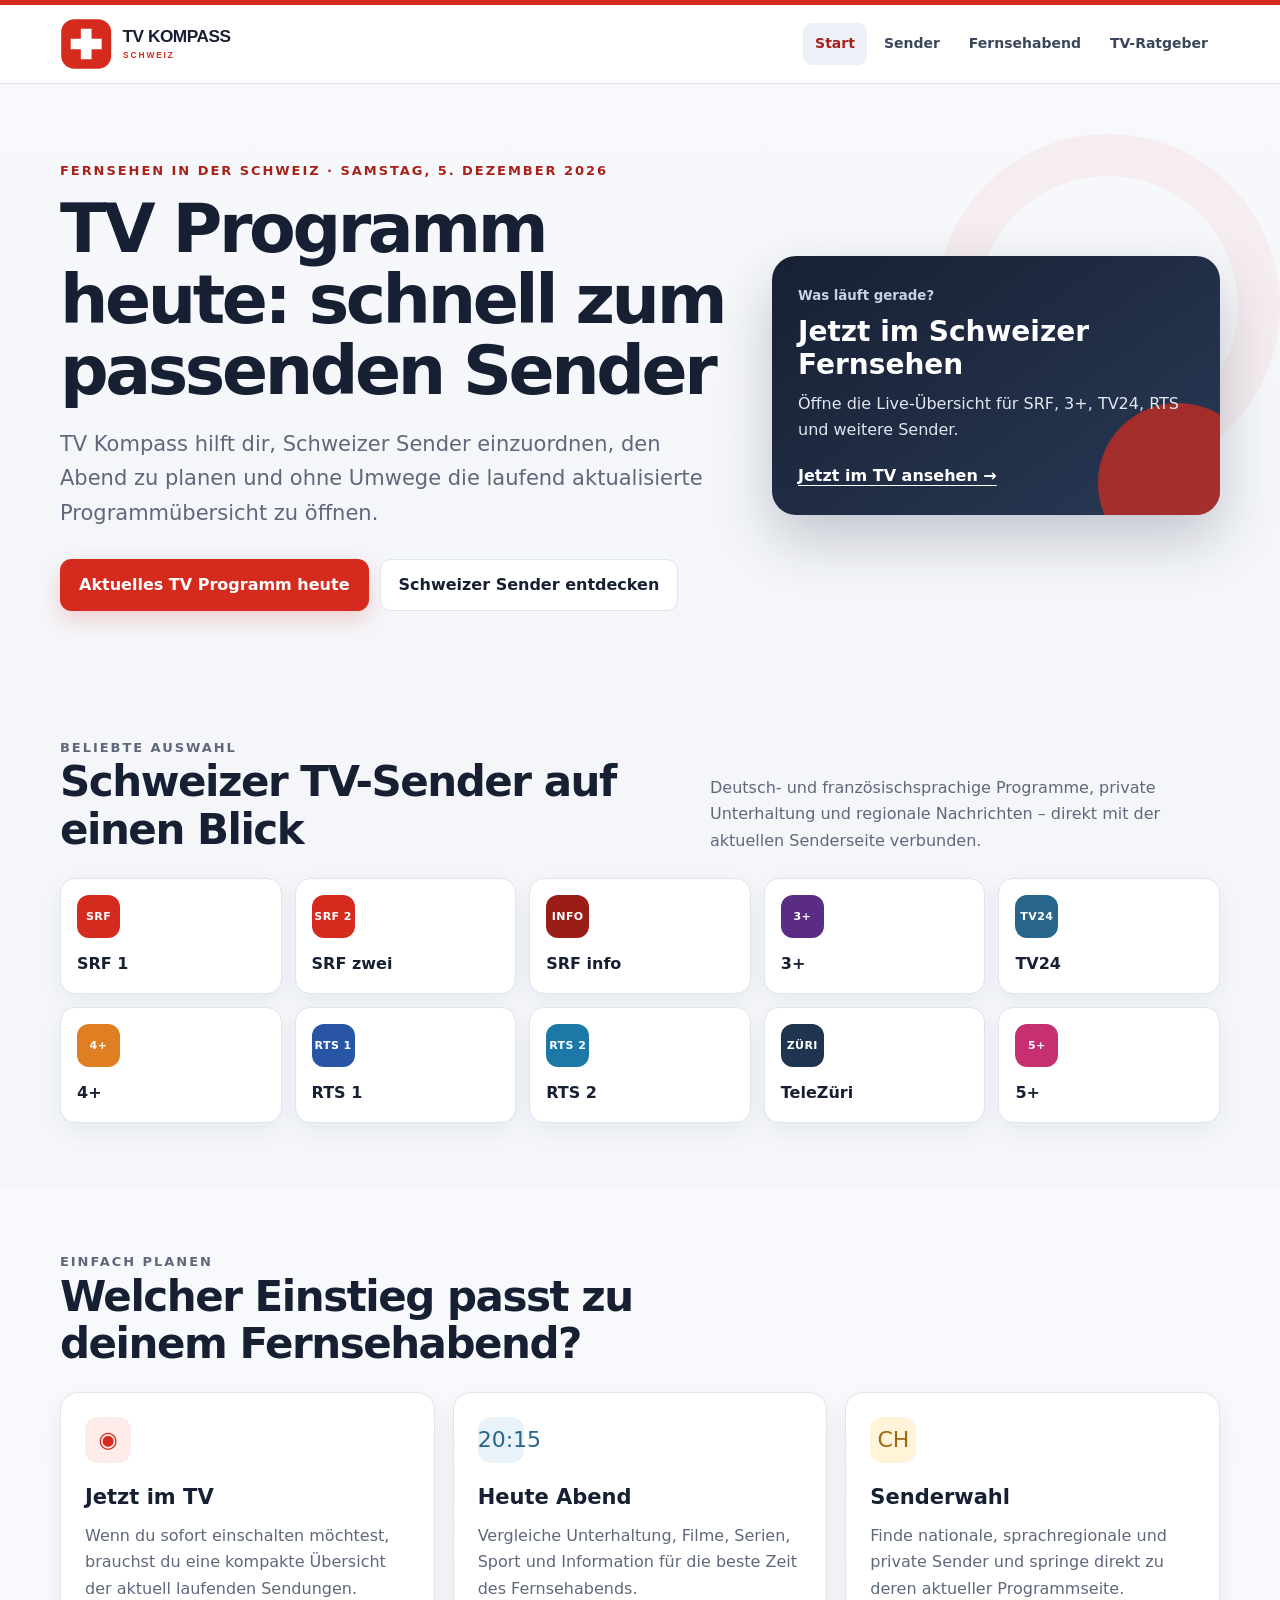
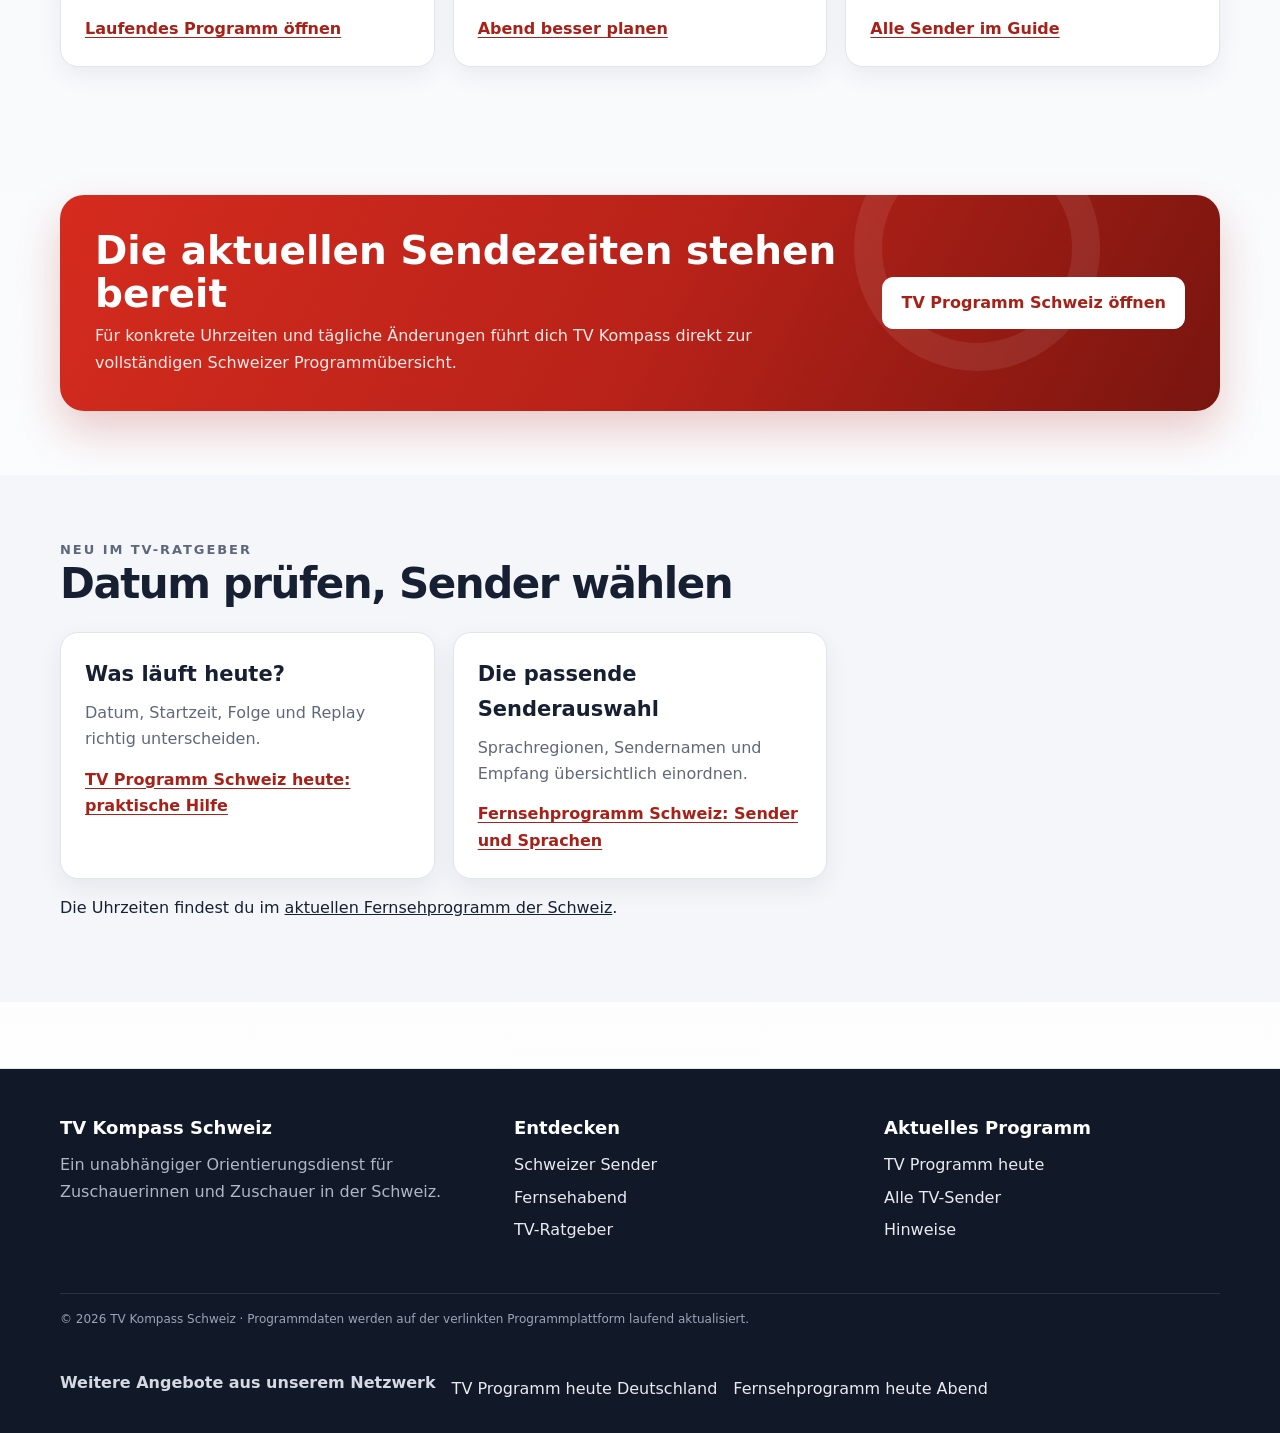
<file: index.html>
<!doctype html>
<html lang="de-CH">
<head>
  <meta charset="utf-8">
  <meta name="viewport" content="width=device-width,initial-scale=1">
  <title>TV Programm heute Schweiz – Sender &amp; Fernsehabend</title>
  <meta name="description" content="TV Programm heute in der Schweiz: Schweizer Sender, Tipps für den Fernsehabend und direkter Zugang zur aktuellen TV-Übersicht.">
  <link rel="canonical" href="https://tv-programm-heute-schweiz.github.io/">
  <meta property="og:title" content="TV Programm heute Schweiz – TV Kompass">
  <meta property="og:description" content="Sender finden, Fernsehabend planen und das aktuelle Schweizer TV-Programm öffnen.">
  <meta property="og:type" content="website">
  <meta property="og:url" content="https://tv-programm-heute-schweiz.github.io/">
  <meta name="theme-color" content="#d52b1e">
  <link rel="icon" href="assets/logo.svg" type="image/svg+xml">
  <link rel="stylesheet" href="assets/style.css">
  <style>body{overflow-x:hidden}</style>
  <script type="application/ld+json">{"@context":"https://schema.org","@type":"WebSite","name":"TV Kompass Schweiz","url":"https://tv-programm-heute-schweiz.github.io/","inLanguage":"de-CH","description":"Unabhängiger Wegweiser zum TV-Programm in der Schweiz."}</script>
</head>
<body>
  <a class="skip" href="#inhalt">Zum Inhalt springen</a>
  <header class="site-header"><div class="header-inner">
    <a class="brand" href="./" aria-label="TV Kompass Schweiz Startseite"><img src="assets/logo.svg" alt="TV Kompass Schweiz" width="420" height="88"></a>
    <button class="menu-toggle" type="button" aria-expanded="false" data-menu-toggle>Menü</button>
    <nav class="nav" aria-label="Hauptnavigation" data-menu>
      <a href="./" aria-current="page">Start</a><a href="sender.html">Sender</a><a href="fernsehabend.html">Fernsehabend</a><a href="ratgeber.html">TV-Ratgeber</a>
    </nav>
  </div></header>
  <main id="inhalt">
    <section class="wrap hero">
      <div><p class="eyebrow">Fernsehen in der Schweiz · <span data-current-date>heute</span></p>
        <h1>TV Programm heute: schnell zum passenden Sender</h1>
        <p class="lead">TV Kompass hilft dir, Schweizer Sender einzuordnen, den Abend zu planen und ohne Umwege die laufend aktualisierte Programmübersicht zu öffnen.</p>
        <div class="hero-actions"><a class="button" href="https://www.tvprogrammheute.net/">Aktuelles TV Programm heute</a><a class="button secondary" href="sender.html">Schweizer Sender entdecken</a></div>
      </div>
      <aside class="now-card" aria-label="Direkt zum laufenden Programm"><small>Was läuft gerade?</small><h2>Jetzt im Schweizer Fernsehen</h2><p>Öffne die Live-Übersicht für SRF, 3+, TV24, RTS und weitere Sender.</p><a href="https://www.tvprogrammheute.net/jetzt-im-tv">Jetzt im TV ansehen →</a></aside>
    </section>

    <section class="section soft"><div class="wrap">
      <div class="section-head"><div><p class="eyebrow">Beliebte Auswahl</p><h2>Schweizer TV-Sender auf einen Blick</h2></div><p>Deutsch- und französischsprachige Programme, private Unterhaltung und regionale Nachrichten – direkt mit der aktuellen Senderseite verbunden.</p></div>
      <div class="channel-grid">
        <a class="channel" href="https://www.tvprogrammheute.net/sender/srf-1"><span class="channel-mark" style="--channel:#d52b1e">SRF</span><b>SRF 1</b></a>
        <a class="channel" href="https://www.tvprogrammheute.net/sender/srf-zwei"><span class="channel-mark" style="--channel:#d52b1e">SRF 2</span><b>SRF zwei</b></a>
        <a class="channel" href="https://www.tvprogrammheute.net/sender/srf-info"><span class="channel-mark" style="--channel:#9a1d18">INFO</span><b>SRF info</b></a>
        <a class="channel" href="https://www.tvprogrammheute.net/sender/3"><span class="channel-mark" style="--channel:#5b2c83">3+</span><b>3+</b></a>
        <a class="channel" href="https://www.tvprogrammheute.net/sender/tv24"><span class="channel-mark" style="--channel:#28658b">TV24</span><b>TV24</b></a>
        <a class="channel" href="https://www.tvprogrammheute.net/sender/4"><span class="channel-mark" style="--channel:#e07e22">4+</span><b>4+</b></a>
        <a class="channel" href="https://www.tvprogrammheute.net/sender/rts-1"><span class="channel-mark" style="--channel:#2856a5">RTS 1</span><b>RTS 1</b></a>
        <a class="channel" href="https://www.tvprogrammheute.net/sender/rts-2"><span class="channel-mark" style="--channel:#1b78a7">RTS 2</span><b>RTS 2</b></a>
        <a class="channel" href="https://www.tvprogrammheute.net/sender/telezuri"><span class="channel-mark" style="--channel:#1f344f">ZÜRI</span><b>TeleZüri</b></a>
        <a class="channel" href="https://www.tvprogrammheute.net/sender/5"><span class="channel-mark" style="--channel:#c63072">5+</span><b>5+</b></a>
      </div>
    </div></section>

    <section class="section"><div class="wrap">
      <div class="section-head"><div><p class="eyebrow">Einfach planen</p><h2>Welcher Einstieg passt zu deinem Fernsehabend?</h2></div></div>
      <div class="feature-grid">
        <article class="feature"><span class="icon">◉</span><h3>Jetzt im TV</h3><p>Wenn du sofort einschalten möchtest, brauchst du eine kompakte Übersicht der aktuell laufenden Sendungen.</p><a href="https://www.tvprogrammheute.net/jetzt-im-tv">Laufendes Programm öffnen</a></article>
        <article class="feature"><span class="icon">20:15</span><h3>Heute Abend</h3><p>Vergleiche Unterhaltung, Filme, Serien, Sport und Information für die beste Zeit des Fernsehabends.</p><a href="fernsehabend.html">Abend besser planen</a></article>
        <article class="feature"><span class="icon">CH</span><h3>Senderwahl</h3><p>Finde nationale, sprachregionale und private Sender und springe direkt zu deren aktueller Programmseite.</p><a href="sender.html">Alle Sender im Guide</a></article>
      </div>
    </div></section>

    <section class="section"><div class="wrap banner"><div><h2>Die aktuellen Sendezeiten stehen bereit</h2><p>Für konkrete Uhrzeiten und tägliche Änderungen führt dich TV Kompass direkt zur vollständigen Schweizer Programmübersicht.</p></div><a class="button" href="https://www.tvprogrammheute.net/">TV Programm Schweiz öffnen</a></div></section>
  <section class="section soft"><div class="wrap"><div class="section-head"><div><p class="eyebrow">Neu im TV-Ratgeber</p><h2>Datum prüfen, Sender wählen</h2></div></div><div class="feature-grid"><article class="feature"><h3>Was läuft heute?</h3><p>Datum, Startzeit, Folge und Replay richtig unterscheiden.</p><a href="tv-programm-schweiz-heute-richtig-finden.html">TV Programm Schweiz heute: praktische Hilfe</a></article><article class="feature"><h3>Die passende Senderauswahl</h3><p>Sprachregionen, Sendernamen und Empfang übersichtlich einordnen.</p><a href="fernsehprogramm-schweiz-sender-sprachen.html">Fernsehprogramm Schweiz: Sender und Sprachen</a></article></div><p>Die Uhrzeiten findest du im <a href="https://www.tvprogrammheute.net/">aktuellen Fernsehprogramm der Schweiz</a>.</p></div></section></main>
  <footer class="footer"><div class="wrap footer-grid"><div><h2>TV Kompass Schweiz</h2><p>Ein unabhängiger Orientierungsdienst für Zuschauerinnen und Zuschauer in der Schweiz.</p></div><div><h2>Entdecken</h2><a href="sender.html">Schweizer Sender</a><a href="fernsehabend.html">Fernsehabend</a><a href="ratgeber.html">TV-Ratgeber</a></div><div><h2>Aktuelles Programm</h2><a href="https://www.tvprogrammheute.net/">TV Programm heute</a><a href="https://www.tvprogrammheute.net/tv-sender">Alle TV-Sender</a><a href="impressum.html">Hinweise</a></div></div><div class="wrap legal">© 2026 TV Kompass Schweiz · Programmdaten werden auf der verlinkten Programmplattform laufend aktualisiert.</div><nav class="wrap" aria-label="Weitere TV-Angebote" style="padding:24px 0;display:flex;flex-wrap:wrap;gap:16px"><strong>Weitere Angebote aus unserem Netzwerk</strong><a href="https://tvprogrammheutede.wordpress.com/">TV Programm heute Deutschland</a><a href="https://fernsehprogrammheuteabend24.wordpress.com/">Fernsehprogramm heute Abend</a></nav></footer>
  <script src="assets/app.js" defer></script>
</body></html>
</file>
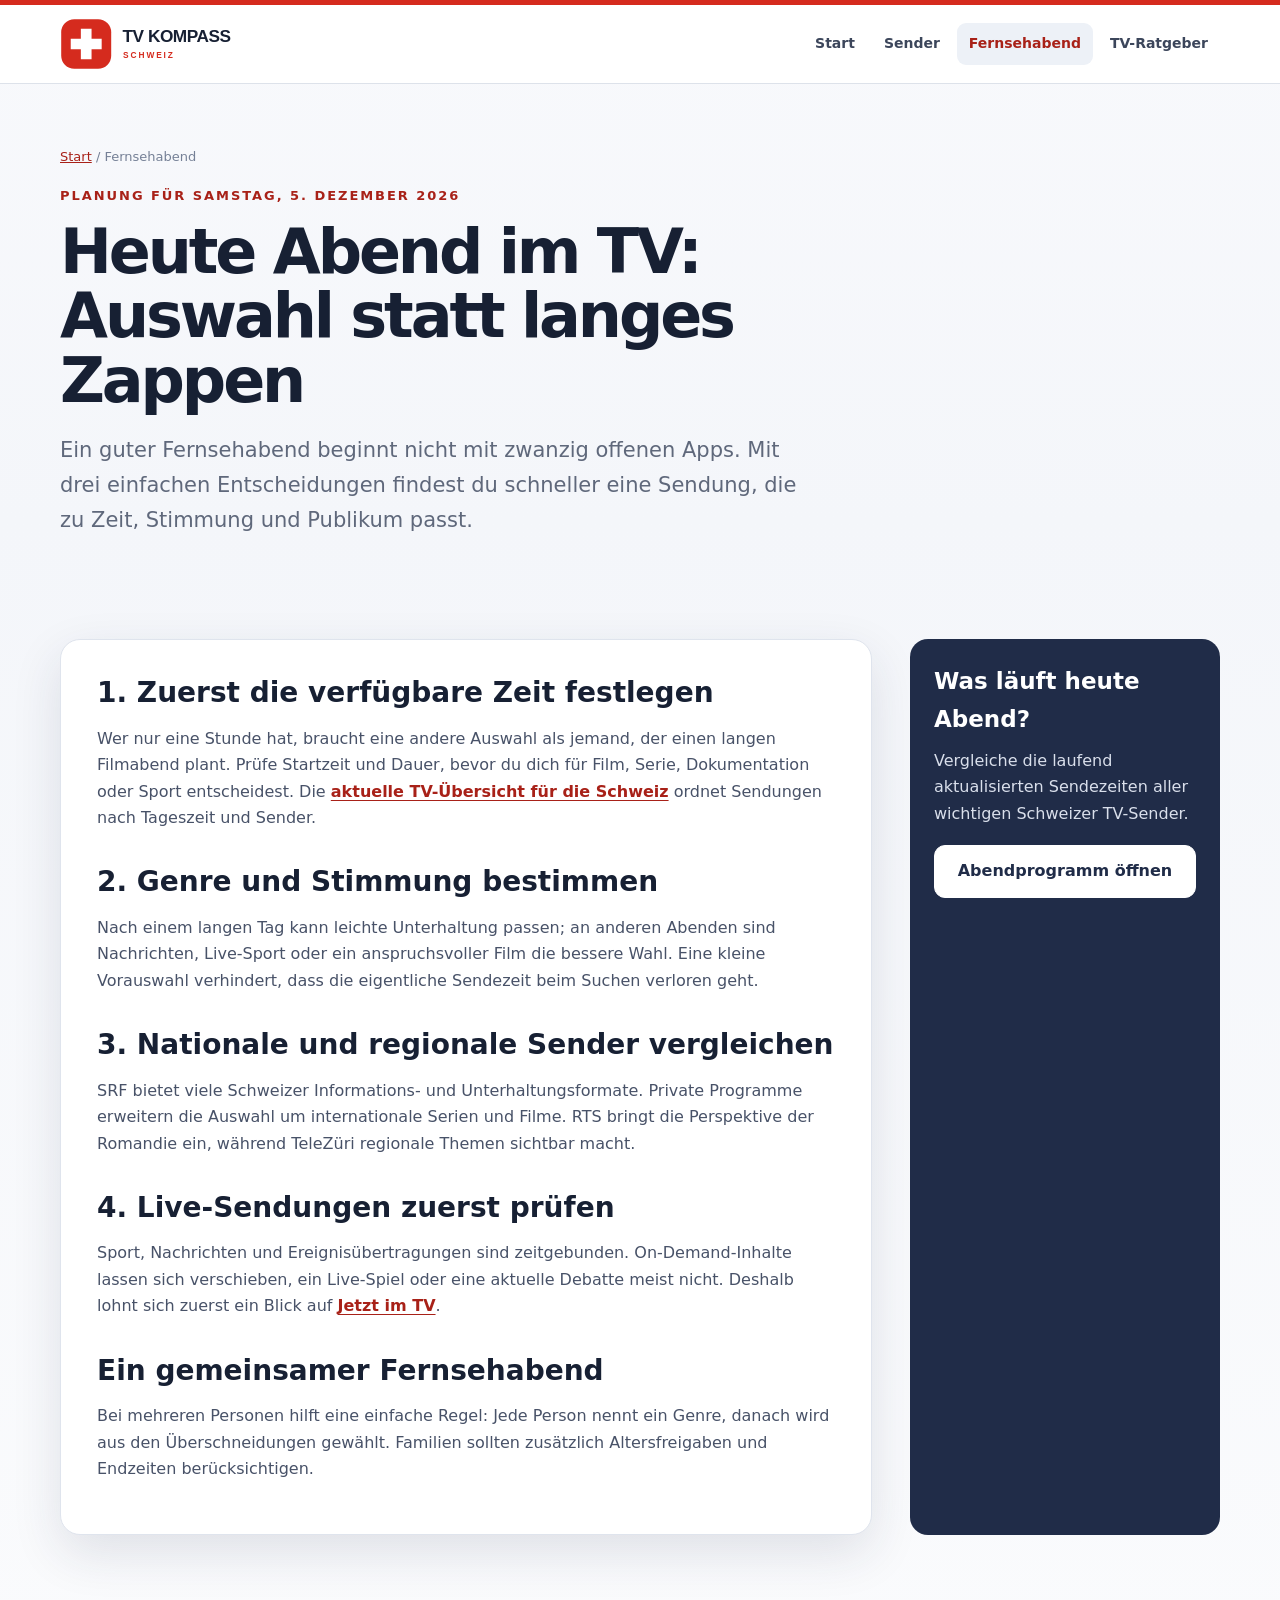
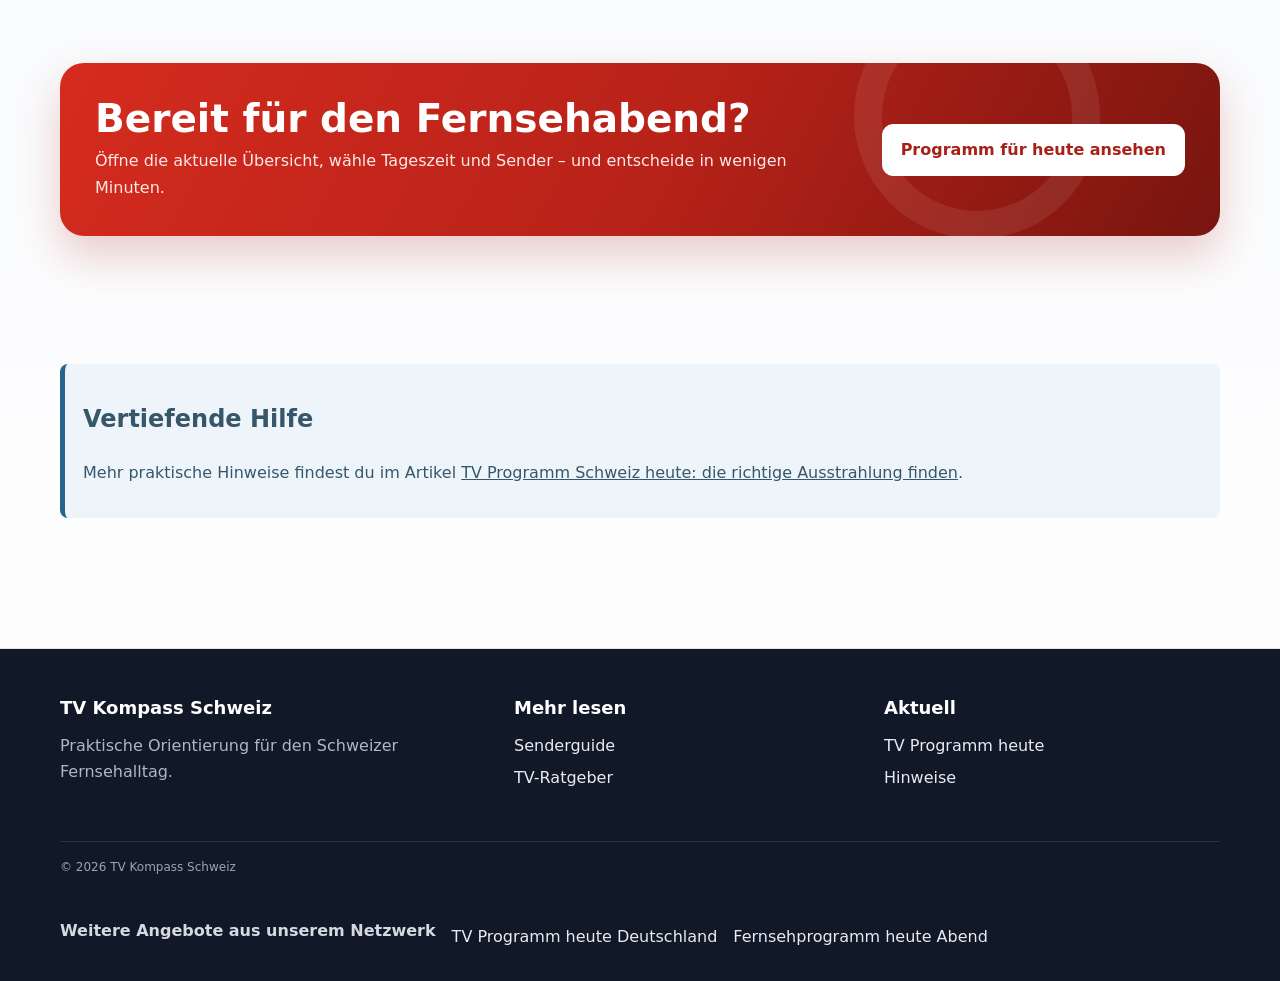
<file: fernsehabend.html>
<!doctype html><html lang="de-CH"><head><meta charset="utf-8"><meta name="viewport" content="width=device-width,initial-scale=1"><title>Heute Abend im TV – Schweizer Fernsehprogramm planen</title><meta name="description" content="Heute Abend im TV: So vergleichst du Schweizer Sender, Genres und Sendezeiten und findest schneller das passende Programm."><link rel="canonical" href="https://tv-programm-heute-schweiz.github.io/fernsehabend.html"><meta name="theme-color" content="#d52b1e"><link rel="icon" href="assets/logo.svg" type="image/svg+xml"><link rel="stylesheet" href="assets/style.css"><script type="application/ld+json">{"@context":"https://schema.org","@type":"Article","headline":"Heute Abend im TV – Schweizer Fernsehprogramm planen","inLanguage":"de-CH","mainEntityOfPage":"https://tv-programm-heute-schweiz.github.io/fernsehabend.html","author":{"@type":"Organization","name":"TV Kompass Schweiz"}}</script></head><body>
<a class="skip" href="#inhalt">Zum Inhalt springen</a><header class="site-header"><div class="header-inner"><a class="brand" href="./"><img src="assets/logo.svg" alt="TV Kompass Schweiz" width="420" height="88"></a><button class="menu-toggle" type="button" aria-expanded="false" data-menu-toggle>Menü</button><nav class="nav" data-menu><a href="./">Start</a><a href="sender.html">Sender</a><a href="fernsehabend.html" aria-current="page">Fernsehabend</a><a href="ratgeber.html">TV-Ratgeber</a></nav></div></header>
<main id="inhalt"><section class="wrap page-hero"><p class="crumbs"><a href="./">Start</a> / Fernsehabend</p><p class="eyebrow">Planung für <span data-current-date>heute</span></p><h1>Heute Abend im TV: Auswahl statt langes Zappen</h1><p class="lead">Ein guter Fernsehabend beginnt nicht mit zwanzig offenen Apps. Mit drei einfachen Entscheidungen findest du schneller eine Sendung, die zu Zeit, Stimmung und Publikum passt.</p></section>
<section class="section"><div class="wrap article-grid"><article class="article"><h2>1. Zuerst die verfügbare Zeit festlegen</h2><p>Wer nur eine Stunde hat, braucht eine andere Auswahl als jemand, der einen langen Filmabend plant. Prüfe Startzeit und Dauer, bevor du dich für Film, Serie, Dokumentation oder Sport entscheidest. Die <a href="https://www.tvprogrammheute.net/">aktuelle TV-Übersicht für die Schweiz</a> ordnet Sendungen nach Tageszeit und Sender.</p><h2>2. Genre und Stimmung bestimmen</h2><p>Nach einem langen Tag kann leichte Unterhaltung passen; an anderen Abenden sind Nachrichten, Live-Sport oder ein anspruchsvoller Film die bessere Wahl. Eine kleine Vorauswahl verhindert, dass die eigentliche Sendezeit beim Suchen verloren geht.</p><h2>3. Nationale und regionale Sender vergleichen</h2><p>SRF bietet viele Schweizer Informations- und Unterhaltungsformate. Private Programme erweitern die Auswahl um internationale Serien und Filme. RTS bringt die Perspektive der Romandie ein, während TeleZüri regionale Themen sichtbar macht.</p><h2>4. Live-Sendungen zuerst prüfen</h2><p>Sport, Nachrichten und Ereignisübertragungen sind zeitgebunden. On-Demand-Inhalte lassen sich verschieben, ein Live-Spiel oder eine aktuelle Debatte meist nicht. Deshalb lohnt sich zuerst ein Blick auf <a href="https://www.tvprogrammheute.net/jetzt-im-tv">Jetzt im TV</a>.</p><h2>Ein gemeinsamer Fernsehabend</h2><p>Bei mehreren Personen hilft eine einfache Regel: Jede Person nennt ein Genre, danach wird aus den Überschneidungen gewählt. Familien sollten zusätzlich Altersfreigaben und Endzeiten berücksichtigen.</p></article><aside class="aside-card"><h2>Was läuft heute Abend?</h2><p>Vergleiche die laufend aktualisierten Sendezeiten aller wichtigen Schweizer TV-Sender.</p><a class="button" href="https://www.tvprogrammheute.net/">Abendprogramm öffnen</a></aside></div></section>
<section class="section"><div class="wrap banner"><div><h2>Bereit für den Fernsehabend?</h2><p>Öffne die aktuelle Übersicht, wähle Tageszeit und Sender – und entscheide in wenigen Minuten.</p></div><a class="button" href="https://www.tvprogrammheute.net/">Programm für heute ansehen</a></div></section><section class="section"><div class="wrap notice"><h2>Vertiefende Hilfe</h2><p>Mehr praktische Hinweise findest du im Artikel <a href="tv-programm-schweiz-heute-richtig-finden.html">TV Programm Schweiz heute: die richtige Ausstrahlung finden</a>.</p></div></section></main>
<footer class="footer"><div class="wrap footer-grid"><div><h2>TV Kompass Schweiz</h2><p>Praktische Orientierung für den Schweizer Fernsehalltag.</p></div><div><h2>Mehr lesen</h2><a href="sender.html">Senderguide</a><a href="ratgeber.html">TV-Ratgeber</a></div><div><h2>Aktuell</h2><a href="https://www.tvprogrammheute.net/">TV Programm heute</a><a href="impressum.html">Hinweise</a></div></div><div class="wrap legal">© 2026 TV Kompass Schweiz</div><nav class="wrap" aria-label="Weitere TV-Angebote" style="padding:24px 0;display:flex;flex-wrap:wrap;gap:16px"><strong>Weitere Angebote aus unserem Netzwerk</strong><a href="https://tvprogrammheutede.wordpress.com/">TV Programm heute Deutschland</a><a href="https://fernsehprogrammheuteabend24.wordpress.com/">Fernsehprogramm heute Abend</a></nav></footer><script src="assets/app.js" defer></script></body></html>
</file>
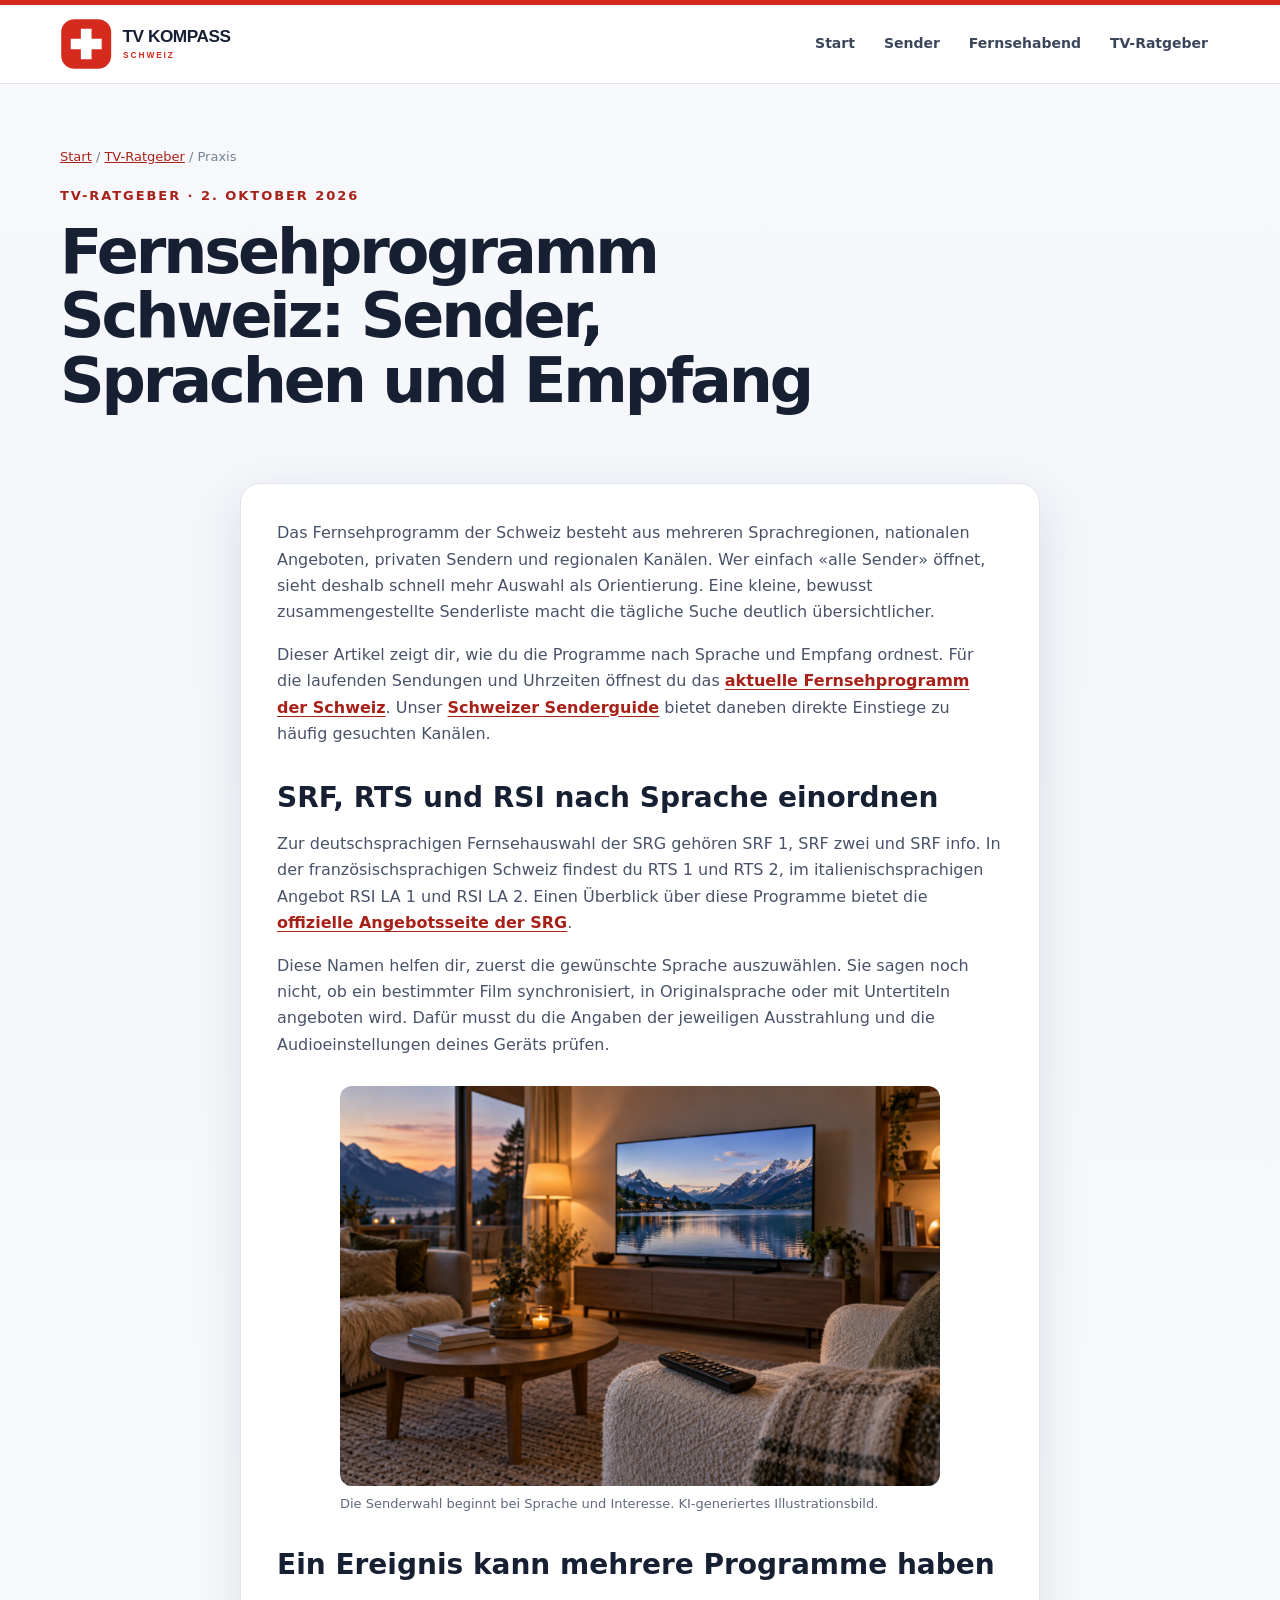
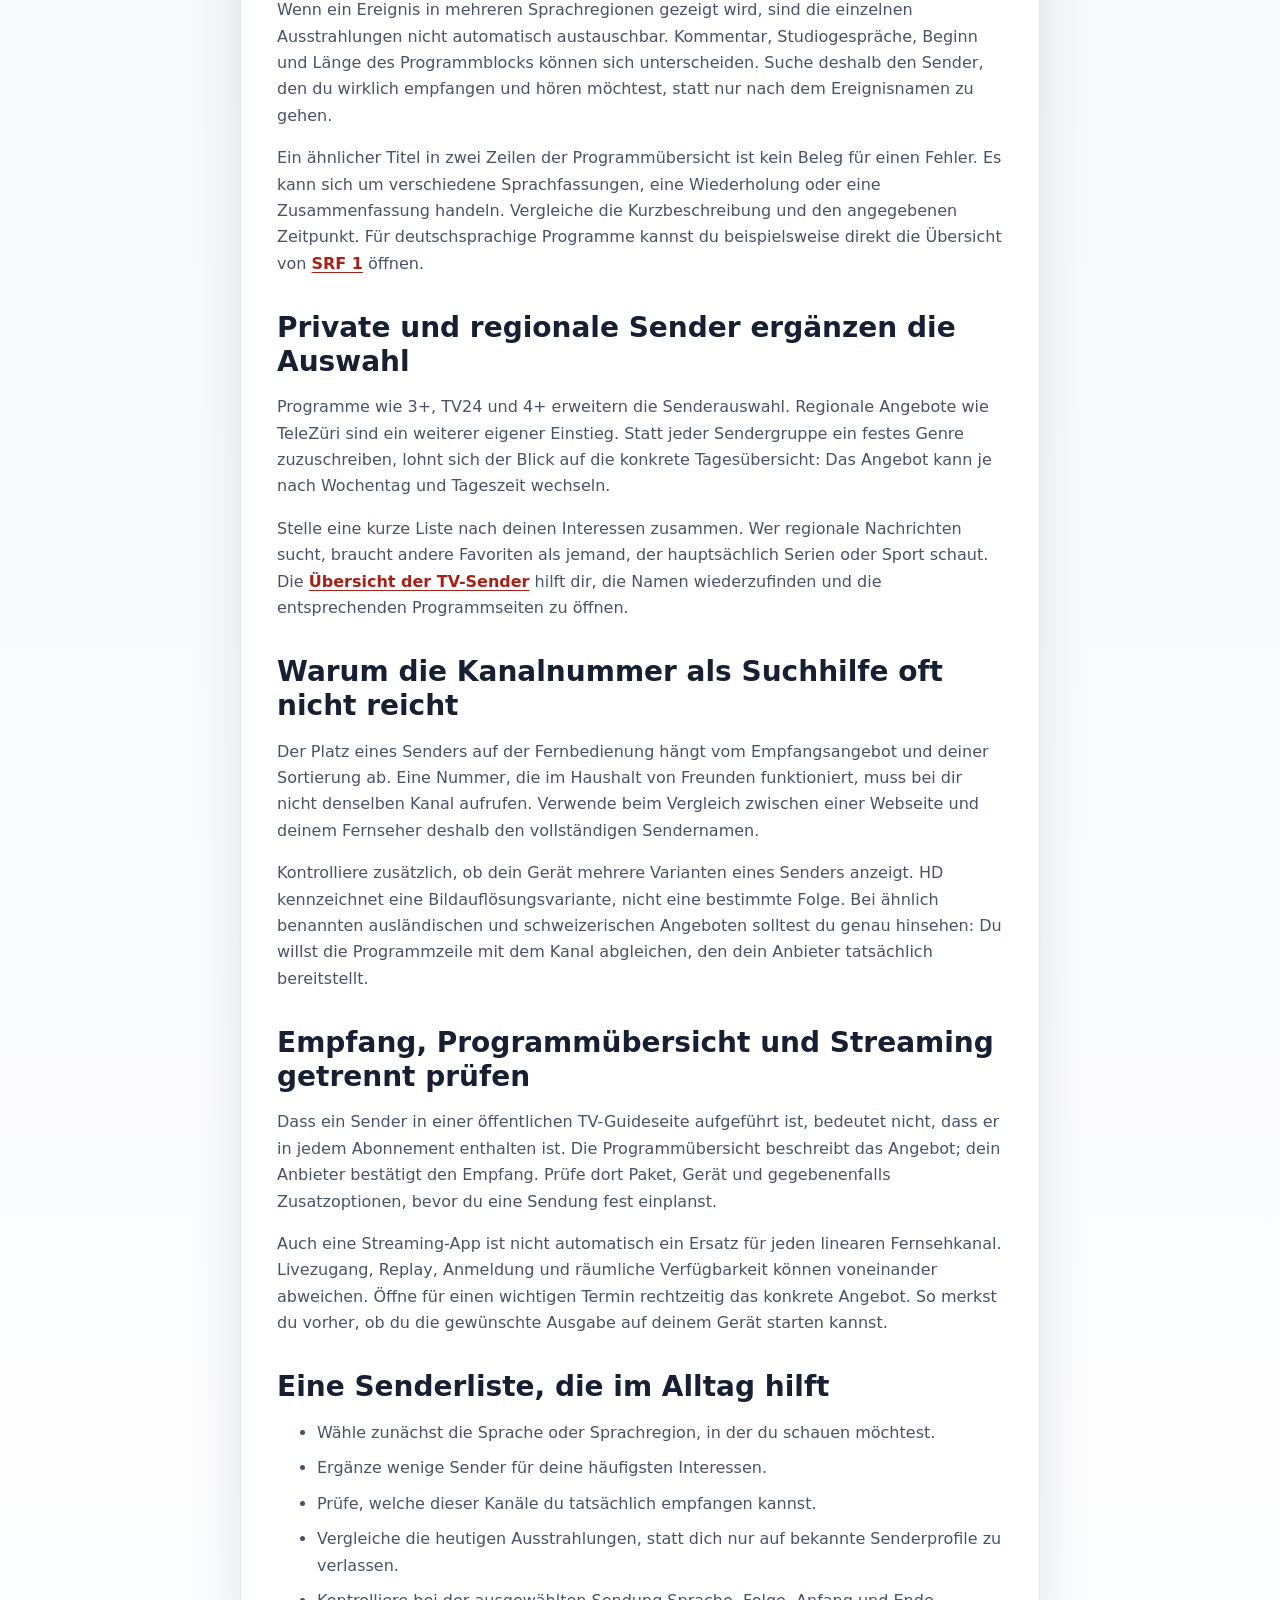
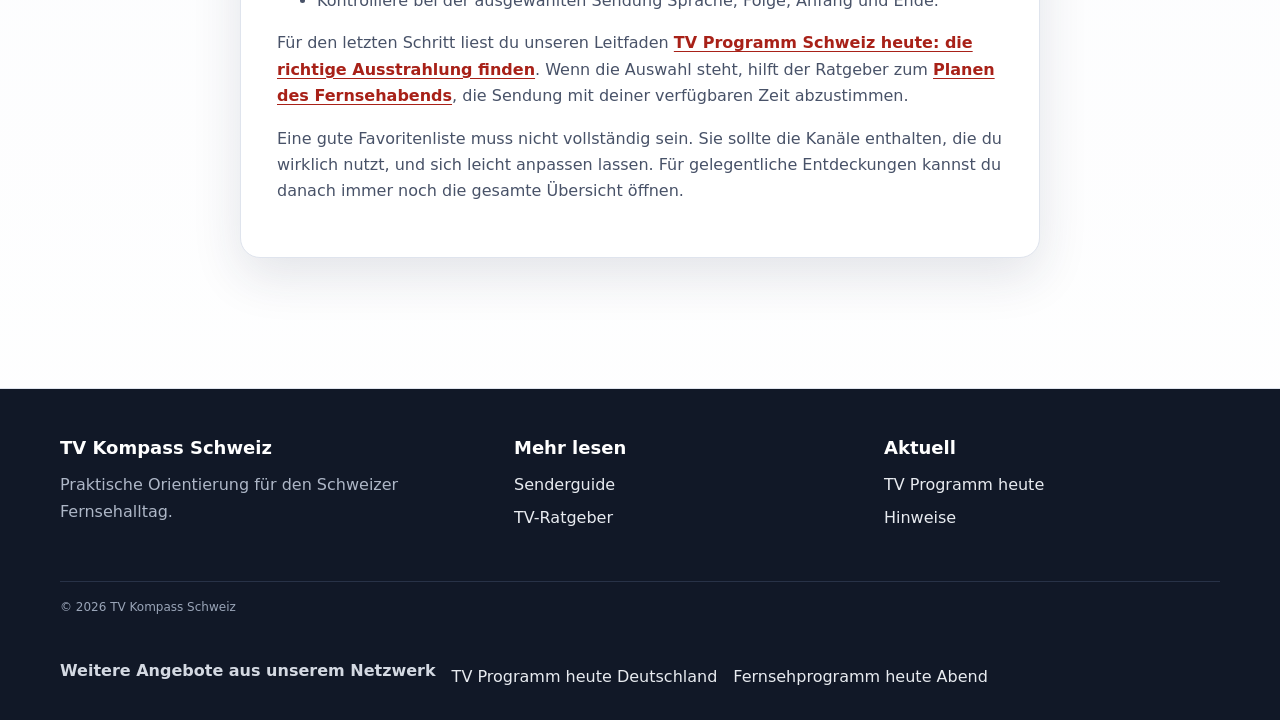
<file: fernsehprogramm-schweiz-sender-sprachen.html>
<!doctype html><html lang="de-CH"><head><meta charset="utf-8"><meta name="viewport" content="width=device-width,initial-scale=1"><title>Fernsehprogramm Schweiz: Sender, Sprachen und Empfang | TV Kompass Schweiz</title><meta name="description" content="Das Fernsehprogramm der Schweiz nach Sprache und Sender ordnen: SRF, RTS, RSI, private und regionale Kanäle sowie Empfang und Streaming unterscheiden."><link rel="canonical" href="https://tv-programm-heute-schweiz.github.io/fernsehprogramm-schweiz-sender-sprachen.html"><meta name="theme-color" content="#d52b1e"><link rel="icon" href="assets/logo.svg" type="image/svg+xml"><link rel="stylesheet" href="assets/style.css"><link rel="stylesheet" href="assets/articles.css"><meta property="og:type" content="article"><meta property="og:title" content="Fernsehprogramm Schweiz: Sender, Sprachen und Empfang"><meta property="og:description" content="Das Fernsehprogramm der Schweiz nach Sprache und Sender ordnen: SRF, RTS, RSI, private und regionale Kanäle sowie Empfang und Streaming unterscheiden."><meta property="og:url" content="https://tv-programm-heute-schweiz.github.io/fernsehprogramm-schweiz-sender-sprachen.html"><meta property="og:image" content="https://tv-programm-heute-schweiz.github.io/assets/fernsehprogramm-schweiz.png"><script type="application/ld+json">{"@context": "https://schema.org", "@type": "Article", "headline": "Fernsehprogramm Schweiz: Sender, Sprachen und Empfang", "description": "Das Fernsehprogramm der Schweiz nach Sprache und Sender ordnen: SRF, RTS, RSI, private und regionale Kanäle sowie Empfang und Streaming unterscheiden.", "inLanguage": "de-CH", "mainEntityOfPage": "https://tv-programm-heute-schweiz.github.io/fernsehprogramm-schweiz-sender-sprachen.html", "datePublished": "2026-10-02", "dateModified": "2026-10-02", "image": "https://tv-programm-heute-schweiz.github.io/assets/fernsehprogramm-schweiz.png", "author": {"@type": "Organization", "name": "TV Kompass Schweiz"}, "publisher": {"@type": "Organization", "name": "TV Kompass Schweiz"}}</script></head><body>
<a class="skip" href="#inhalt">Zum Inhalt springen</a><header class="site-header"><div class="header-inner"><a class="brand" href="./"><img src="assets/logo.svg" alt="TV Kompass Schweiz" width="420" height="88"></a><button class="menu-toggle" type="button" aria-expanded="false" data-menu-toggle>Menü</button><nav class="nav" data-menu><a href="./">Start</a><a href="sender.html">Sender</a><a href="fernsehabend.html">Fernsehabend</a><a href="ratgeber.html">TV-Ratgeber</a></nav></div></header>
<main id="inhalt"><section class="wrap page-hero"><p class="crumbs"><a href="./">Start</a> / <a href="ratgeber.html">TV-Ratgeber</a> / Praxis</p><p class="eyebrow">TV-Ratgeber · <time datetime="2026-10-02">2. Oktober 2026</time></p><h1>Fernsehprogramm Schweiz: Sender, Sprachen und Empfang</h1></section><section class="section article-section"><div class="wrap"><article class="article longread"><p>Das Fernsehprogramm der Schweiz besteht aus mehreren Sprachregionen, nationalen Angeboten, privaten Sendern und regionalen Kanälen. Wer einfach «alle Sender» öffnet, sieht deshalb schnell mehr Auswahl als Orientierung. Eine kleine, bewusst zusammengestellte Senderliste macht die tägliche Suche deutlich übersichtlicher.</p>
<p>Dieser Artikel zeigt dir, wie du die Programme nach Sprache und Empfang ordnest. Für die laufenden Sendungen und Uhrzeiten öffnest du das <a href="https://www.tvprogrammheute.net/">aktuelle Fernsehprogramm der Schweiz</a>. Unser <a href="sender.html">Schweizer Senderguide</a> bietet daneben direkte Einstiege zu häufig gesuchten Kanälen.</p>
<h2>SRF, RTS und RSI nach Sprache einordnen</h2>
<p>Zur deutschsprachigen Fernsehauswahl der SRG gehören SRF 1, SRF zwei und SRF info. In der französischsprachigen Schweiz findest du RTS 1 und RTS 2, im italienischsprachigen Angebot RSI LA 1 und RSI LA 2. Einen Überblick über diese Programme bietet die <a href="https://www.srgssr.ch/de/unser-angebot">offizielle Angebotsseite der SRG</a>.</p>
<p>Diese Namen helfen dir, zuerst die gewünschte Sprache auszuwählen. Sie sagen noch nicht, ob ein bestimmter Film synchronisiert, in Originalsprache oder mit Untertiteln angeboten wird. Dafür musst du die Angaben der jeweiligen Ausstrahlung und die Audioeinstellungen deines Geräts prüfen.</p>
<figure class="article-photo"><img src="assets/fernsehprogramm-schweiz.png" alt="Fernseher mit einer Alpenlandschaft und Fernbedienung auf einem Sessel" width="1536" height="1024" loading="lazy"><figcaption>Die Senderwahl beginnt bei Sprache und Interesse. KI-generiertes Illustrationsbild.</figcaption></figure>
<h2>Ein Ereignis kann mehrere Programme haben</h2>
<p>Wenn ein Ereignis in mehreren Sprachregionen gezeigt wird, sind die einzelnen Ausstrahlungen nicht automatisch austauschbar. Kommentar, Studiogespräche, Beginn und Länge des Programmblocks können sich unterscheiden. Suche deshalb den Sender, den du wirklich empfangen und hören möchtest, statt nur nach dem Ereignisnamen zu gehen.</p>
<p>Ein ähnlicher Titel in zwei Zeilen der Programmübersicht ist kein Beleg für einen Fehler. Es kann sich um verschiedene Sprachfassungen, eine Wiederholung oder eine Zusammenfassung handeln. Vergleiche die Kurzbeschreibung und den angegebenen Zeitpunkt. Für deutschsprachige Programme kannst du beispielsweise direkt die Übersicht von <a href="https://www.tvprogrammheute.net/sender/srf-1">SRF 1</a> öffnen.</p>
<h2>Private und regionale Sender ergänzen die Auswahl</h2>
<p>Programme wie 3+, TV24 und 4+ erweitern die Senderauswahl. Regionale Angebote wie TeleZüri sind ein weiterer eigener Einstieg. Statt jeder Sendergruppe ein festes Genre zuzuschreiben, lohnt sich der Blick auf die konkrete Tagesübersicht: Das Angebot kann je nach Wochentag und Tageszeit wechseln.</p>
<p>Stelle eine kurze Liste nach deinen Interessen zusammen. Wer regionale Nachrichten sucht, braucht andere Favoriten als jemand, der hauptsächlich Serien oder Sport schaut. Die <a href="https://www.tvprogrammheute.net/tv-sender">Übersicht der TV-Sender</a> hilft dir, die Namen wiederzufinden und die entsprechenden Programmseiten zu öffnen.</p>
<h2>Warum die Kanalnummer als Suchhilfe oft nicht reicht</h2>
<p>Der Platz eines Senders auf der Fernbedienung hängt vom Empfangsangebot und deiner Sortierung ab. Eine Nummer, die im Haushalt von Freunden funktioniert, muss bei dir nicht denselben Kanal aufrufen. Verwende beim Vergleich zwischen einer Webseite und deinem Fernseher deshalb den vollständigen Sendernamen.</p>
<p>Kontrolliere zusätzlich, ob dein Gerät mehrere Varianten eines Senders anzeigt. HD kennzeichnet eine Bildauflösungsvariante, nicht eine bestimmte Folge. Bei ähnlich benannten ausländischen und schweizerischen Angeboten solltest du genau hinsehen: Du willst die Programmzeile mit dem Kanal abgleichen, den dein Anbieter tatsächlich bereitstellt.</p>
<h2>Empfang, Programmübersicht und Streaming getrennt prüfen</h2>
<p>Dass ein Sender in einer öffentlichen TV-Guideseite aufgeführt ist, bedeutet nicht, dass er in jedem Abonnement enthalten ist. Die Programmübersicht beschreibt das Angebot; dein Anbieter bestätigt den Empfang. Prüfe dort Paket, Gerät und gegebenenfalls Zusatzoptionen, bevor du eine Sendung fest einplanst.</p>
<p>Auch eine Streaming-App ist nicht automatisch ein Ersatz für jeden linearen Fernsehkanal. Livezugang, Replay, Anmeldung und räumliche Verfügbarkeit können voneinander abweichen. Öffne für einen wichtigen Termin rechtzeitig das konkrete Angebot. So merkst du vorher, ob du die gewünschte Ausgabe auf deinem Gerät starten kannst.</p>
<h2>Eine Senderliste, die im Alltag hilft</h2>
<ul><li>Wähle zunächst die Sprache oder Sprachregion, in der du schauen möchtest.</li><li>Ergänze wenige Sender für deine häufigsten Interessen.</li><li>Prüfe, welche dieser Kanäle du tatsächlich empfangen kannst.</li><li>Vergleiche die heutigen Ausstrahlungen, statt dich nur auf bekannte Senderprofile zu verlassen.</li><li>Kontrolliere bei der ausgewählten Sendung Sprache, Folge, Anfang und Ende.</li></ul>
<p>Für den letzten Schritt liest du unseren Leitfaden <a href="tv-programm-schweiz-heute-richtig-finden.html">TV Programm Schweiz heute: die richtige Ausstrahlung finden</a>. Wenn die Auswahl steht, hilft der Ratgeber zum <a href="fernsehabend.html">Planen des Fernsehabends</a>, die Sendung mit deiner verfügbaren Zeit abzustimmen.</p>
<p>Eine gute Favoritenliste muss nicht vollständig sein. Sie sollte die Kanäle enthalten, die du wirklich nutzt, und sich leicht anpassen lassen. Für gelegentliche Entdeckungen kannst du danach immer noch die gesamte Übersicht öffnen.</p>
</article></div></section></main>
<footer class="footer"><div class="wrap footer-grid"><div><h2>TV Kompass Schweiz</h2><p>Praktische Orientierung für den Schweizer Fernsehalltag.</p></div><div><h2>Mehr lesen</h2><a href="sender.html">Senderguide</a><a href="ratgeber.html">TV-Ratgeber</a></div><div><h2>Aktuell</h2><a href="https://www.tvprogrammheute.net/">TV Programm heute</a><a href="impressum.html">Hinweise</a></div></div><div class="wrap legal">© 2026 TV Kompass Schweiz</div><nav class="wrap" aria-label="Weitere TV-Angebote" style="padding:24px 0;display:flex;flex-wrap:wrap;gap:16px"><strong>Weitere Angebote aus unserem Netzwerk</strong><a href="https://tvprogrammheutede.wordpress.com/">TV Programm heute Deutschland</a><a href="https://fernsehprogrammheuteabend24.wordpress.com/">Fernsehprogramm heute Abend</a></nav></footer><script src="assets/app.js" defer></script></body></html>
</file>
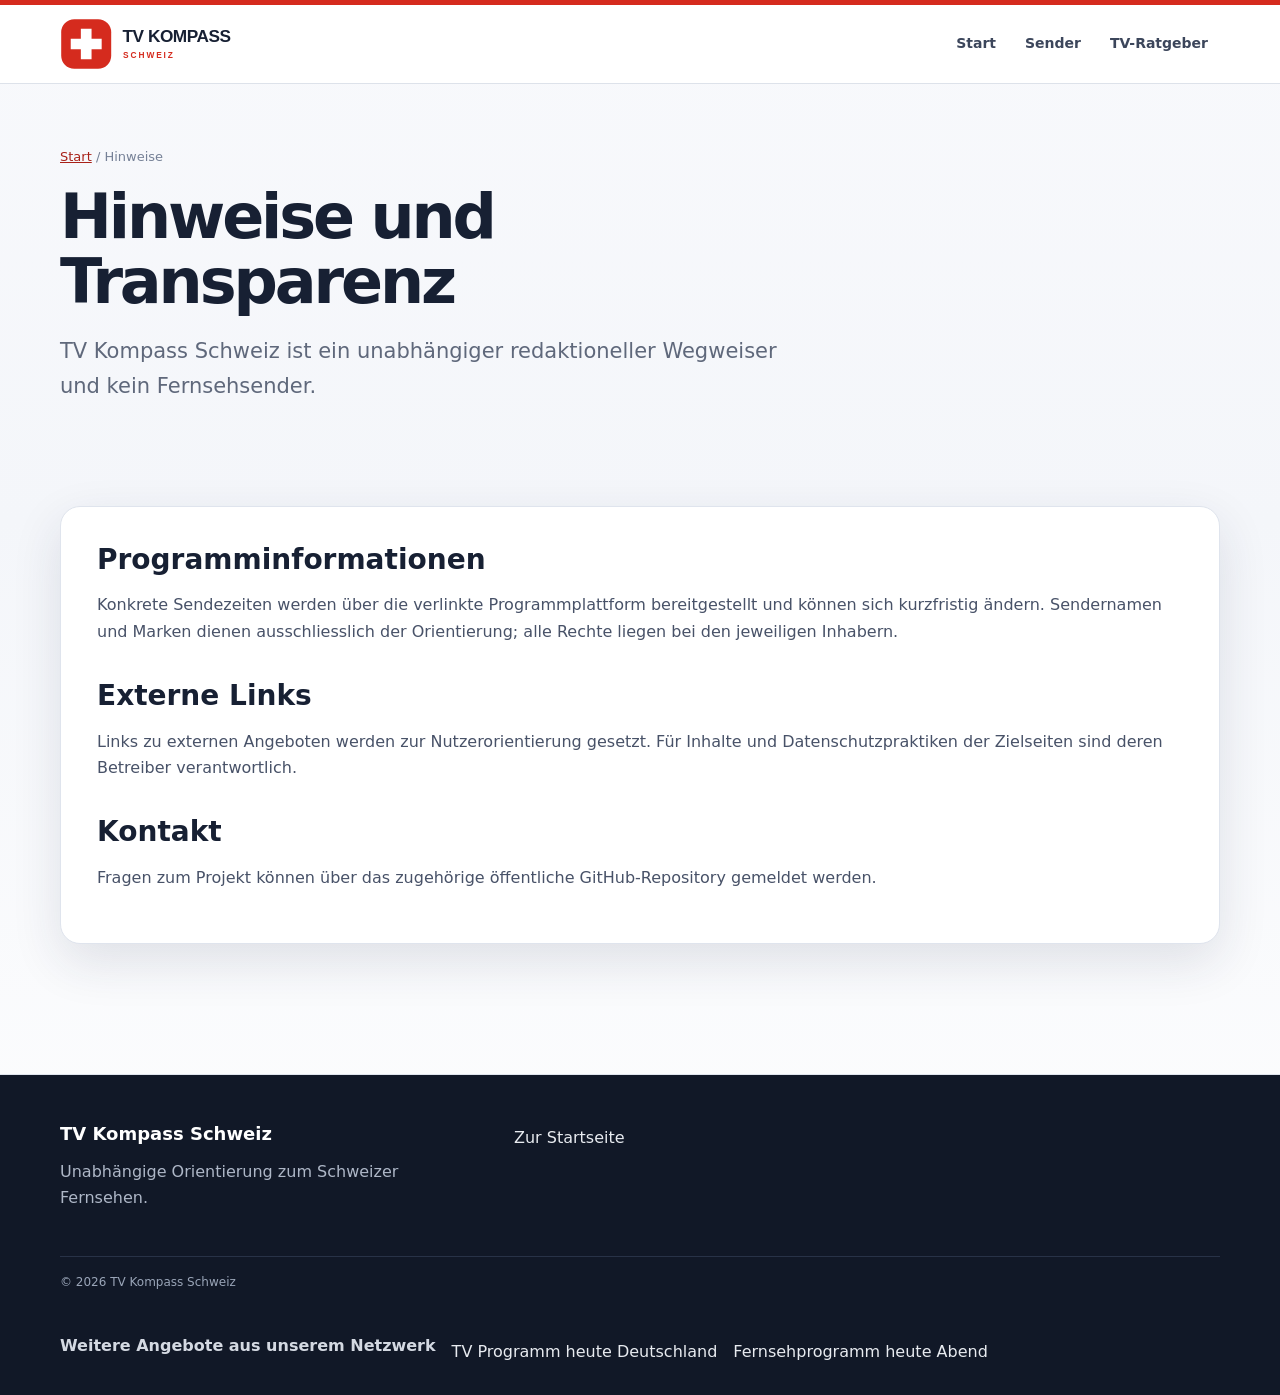
<file: impressum.html>
<!doctype html><html lang="de-CH"><head><meta charset="utf-8"><meta name="viewport" content="width=device-width,initial-scale=1"><title>Hinweise – TV Kompass Schweiz</title><meta name="description" content="Transparenz- und Nutzungshinweise zu TV Kompass Schweiz."><meta name="robots" content="noindex,follow"><link rel="canonical" href="https://tv-programm-heute-schweiz.github.io/impressum.html"><link rel="icon" href="assets/logo.svg" type="image/svg+xml"><link rel="stylesheet" href="assets/style.css"></head><body><header class="site-header"><div class="header-inner"><a class="brand" href="./"><img src="assets/logo.svg" alt="TV Kompass Schweiz" width="420" height="88"></a><nav class="nav"><a href="./">Start</a><a href="sender.html">Sender</a><a href="ratgeber.html">TV-Ratgeber</a></nav></div></header><main><section class="wrap page-hero"><p class="crumbs"><a href="./">Start</a> / Hinweise</p><h1>Hinweise und Transparenz</h1><p class="lead">TV Kompass Schweiz ist ein unabhängiger redaktioneller Wegweiser und kein Fernsehsender.</p></section><section class="section"><div class="wrap article"><h2>Programminformationen</h2><p>Konkrete Sendezeiten werden über die verlinkte Programmplattform bereitgestellt und können sich kurzfristig ändern. Sendernamen und Marken dienen ausschliesslich der Orientierung; alle Rechte liegen bei den jeweiligen Inhabern.</p><h2>Externe Links</h2><p>Links zu externen Angeboten werden zur Nutzerorientierung gesetzt. Für Inhalte und Datenschutzpraktiken der Zielseiten sind deren Betreiber verantwortlich.</p><h2>Kontakt</h2><p>Fragen zum Projekt können über das zugehörige öffentliche GitHub-Repository gemeldet werden.</p></div></section></main><footer class="footer"><div class="wrap footer-grid"><div><h2>TV Kompass Schweiz</h2><p>Unabhängige Orientierung zum Schweizer Fernsehen.</p></div><div><a href="./">Zur Startseite</a></div></div><div class="wrap legal">© 2026 TV Kompass Schweiz</div><nav class="wrap" aria-label="Weitere TV-Angebote" style="padding:24px 0;display:flex;flex-wrap:wrap;gap:16px"><strong>Weitere Angebote aus unserem Netzwerk</strong><a href="https://tvprogrammheutede.wordpress.com/">TV Programm heute Deutschland</a><a href="https://fernsehprogrammheuteabend24.wordpress.com/">Fernsehprogramm heute Abend</a></nav></footer></body></html>
</file>
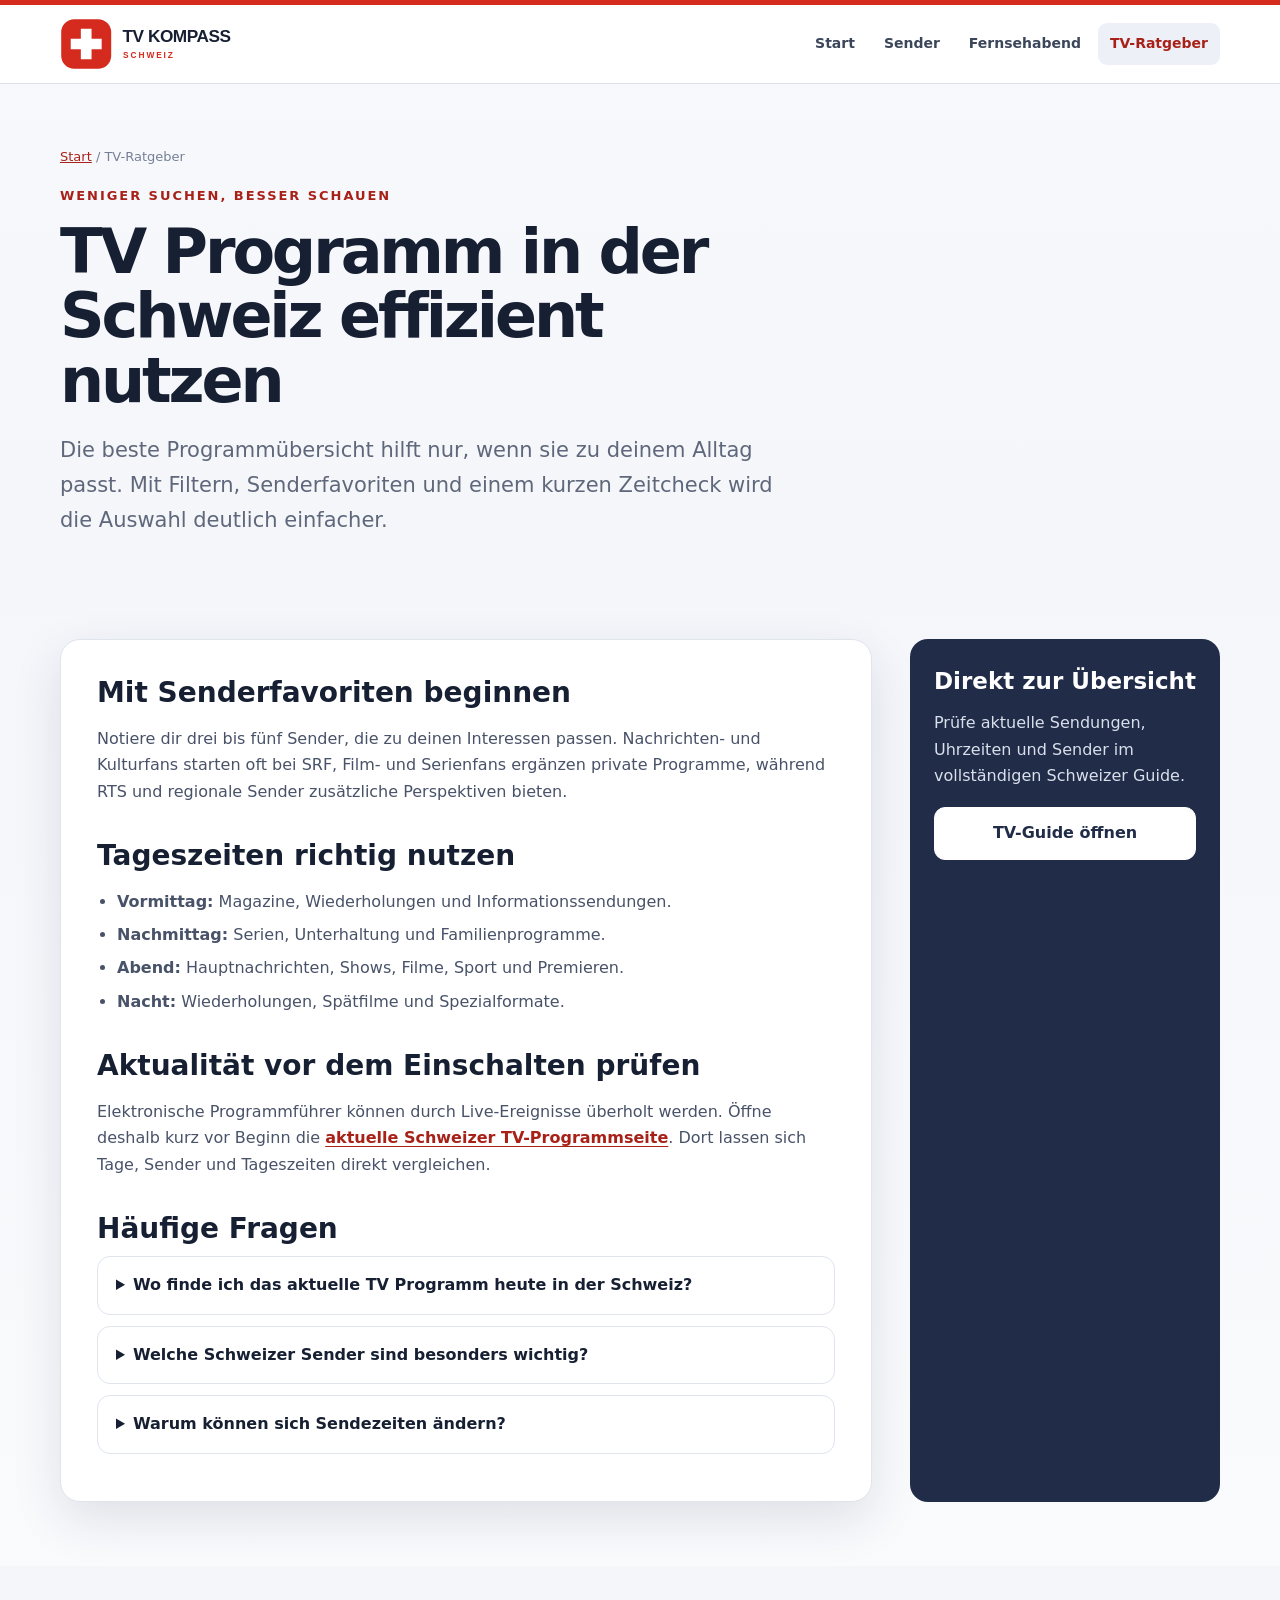
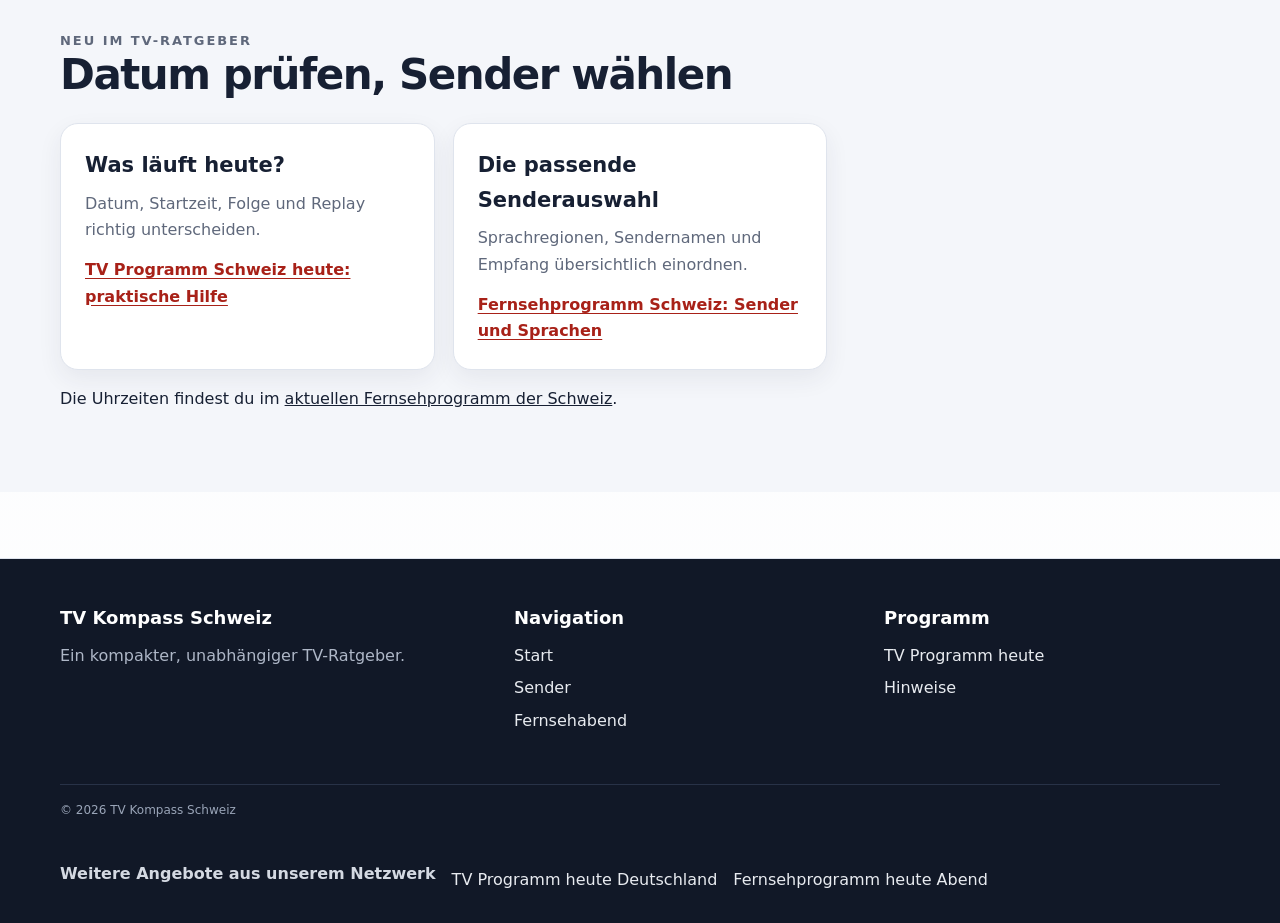
<file: ratgeber.html>
<!doctype html><html lang="de-CH"><head><meta charset="utf-8"><meta name="viewport" content="width=device-width,initial-scale=1"><title>TV-Ratgeber Schweiz – Programm schneller finden</title><meta name="description" content="TV-Ratgeber für die Schweiz: Programm, Sender und Sendezeiten effizient vergleichen und den Fernsehabend stressfrei planen."><link rel="canonical" href="https://tv-programm-heute-schweiz.github.io/ratgeber.html"><meta name="theme-color" content="#d52b1e"><link rel="icon" href="assets/logo.svg" type="image/svg+xml"><link rel="stylesheet" href="assets/style.css"><script type="application/ld+json">{"@context":"https://schema.org","@type":"FAQPage","mainEntity":[{"@type":"Question","name":"Wo finde ich das aktuelle TV Programm heute in der Schweiz?","acceptedAnswer":{"@type":"Answer","text":"Eine aktuelle, nach Sender und Tageszeit geordnete Übersicht bietet TVProgrammHeute.net."}},{"@type":"Question","name":"Welche Schweizer Sender sind besonders wichtig?","acceptedAnswer":{"@type":"Answer","text":"Zu den häufig genutzten Programmen gehören SRF 1, SRF zwei, SRF info, 3+, 4+, 5+, TV24, RTS 1, RTS 2 und TeleZüri."}},{"@type":"Question","name":"Warum können sich Sendezeiten ändern?","acceptedAnswer":{"@type":"Answer","text":"Live-Ereignisse, aktuelle Nachrichten oder Programmänderungen können geplante Startzeiten verschieben."}}]}</script></head><body>
<a class="skip" href="#inhalt">Zum Inhalt springen</a><header class="site-header"><div class="header-inner"><a class="brand" href="./"><img src="assets/logo.svg" alt="TV Kompass Schweiz" width="420" height="88"></a><button class="menu-toggle" type="button" aria-expanded="false" data-menu-toggle>Menü</button><nav class="nav" data-menu><a href="./">Start</a><a href="sender.html">Sender</a><a href="fernsehabend.html">Fernsehabend</a><a href="ratgeber.html" aria-current="page">TV-Ratgeber</a></nav></div></header>
<main id="inhalt"><section class="wrap page-hero"><p class="crumbs"><a href="./">Start</a> / TV-Ratgeber</p><p class="eyebrow">Weniger suchen, besser schauen</p><h1>TV Programm in der Schweiz effizient nutzen</h1><p class="lead">Die beste Programmübersicht hilft nur, wenn sie zu deinem Alltag passt. Mit Filtern, Senderfavoriten und einem kurzen Zeitcheck wird die Auswahl deutlich einfacher.</p></section>
<section class="section"><div class="wrap article-grid"><article class="article"><h2>Mit Senderfavoriten beginnen</h2><p>Notiere dir drei bis fünf Sender, die zu deinen Interessen passen. Nachrichten- und Kulturfans starten oft bei SRF, Film- und Serienfans ergänzen private Programme, während RTS und regionale Sender zusätzliche Perspektiven bieten.</p><h2>Tageszeiten richtig nutzen</h2><ul class="compact-list"><li><strong>Vormittag:</strong> Magazine, Wiederholungen und Informationssendungen.</li><li><strong>Nachmittag:</strong> Serien, Unterhaltung und Familienprogramme.</li><li><strong>Abend:</strong> Hauptnachrichten, Shows, Filme, Sport und Premieren.</li><li><strong>Nacht:</strong> Wiederholungen, Spätfilme und Spezialformate.</li></ul><h2>Aktualität vor dem Einschalten prüfen</h2><p>Elektronische Programmführer können durch Live-Ereignisse überholt werden. Öffne deshalb kurz vor Beginn die <a href="https://www.tvprogrammheute.net/">aktuelle Schweizer TV-Programmseite</a>. Dort lassen sich Tage, Sender und Tageszeiten direkt vergleichen.</p><h2>Häufige Fragen</h2><div class="faq"><details><summary>Wo finde ich das aktuelle TV Programm heute in der Schweiz?</summary><p>Die laufend aktualisierte Übersicht auf <a href="https://www.tvprogrammheute.net/">TVProgrammHeute.net</a> führt Sendungen nach Sender und Tageszeit zusammen.</p></details><details><summary>Welche Schweizer Sender sind besonders wichtig?</summary><p>Zu den häufig genutzten Programmen zählen SRF 1, SRF zwei, SRF info, 3+, 4+, 5+, TV24, RTS 1, RTS 2 und TeleZüri.</p></details><details><summary>Warum können sich Sendezeiten ändern?</summary><p>Live-Ereignisse, aktuelle Nachrichten oder kurzfristige Entscheidungen der Sender können Startzeiten verschieben.</p></details></div></article><aside class="aside-card"><h2>Direkt zur Übersicht</h2><p>Prüfe aktuelle Sendungen, Uhrzeiten und Sender im vollständigen Schweizer Guide.</p><a class="button" href="https://www.tvprogrammheute.net/">TV-Guide öffnen</a></aside></div></section><section class="section soft"><div class="wrap"><div class="section-head"><div><p class="eyebrow">Neu im TV-Ratgeber</p><h2>Datum prüfen, Sender wählen</h2></div></div><div class="feature-grid"><article class="feature"><h3>Was läuft heute?</h3><p>Datum, Startzeit, Folge und Replay richtig unterscheiden.</p><a href="tv-programm-schweiz-heute-richtig-finden.html">TV Programm Schweiz heute: praktische Hilfe</a></article><article class="feature"><h3>Die passende Senderauswahl</h3><p>Sprachregionen, Sendernamen und Empfang übersichtlich einordnen.</p><a href="fernsehprogramm-schweiz-sender-sprachen.html">Fernsehprogramm Schweiz: Sender und Sprachen</a></article></div><p>Die Uhrzeiten findest du im <a href="https://www.tvprogrammheute.net/">aktuellen Fernsehprogramm der Schweiz</a>.</p></div></section></main>
<footer class="footer"><div class="wrap footer-grid"><div><h2>TV Kompass Schweiz</h2><p>Ein kompakter, unabhängiger TV-Ratgeber.</p></div><div><h2>Navigation</h2><a href="./">Start</a><a href="sender.html">Sender</a><a href="fernsehabend.html">Fernsehabend</a></div><div><h2>Programm</h2><a href="https://www.tvprogrammheute.net/">TV Programm heute</a><a href="impressum.html">Hinweise</a></div></div><div class="wrap legal">© 2026 TV Kompass Schweiz</div><nav class="wrap" aria-label="Weitere TV-Angebote" style="padding:24px 0;display:flex;flex-wrap:wrap;gap:16px"><strong>Weitere Angebote aus unserem Netzwerk</strong><a href="https://tvprogrammheutede.wordpress.com/">TV Programm heute Deutschland</a><a href="https://fernsehprogrammheuteabend24.wordpress.com/">Fernsehprogramm heute Abend</a></nav></footer><script src="assets/app.js" defer></script></body></html>
</file>
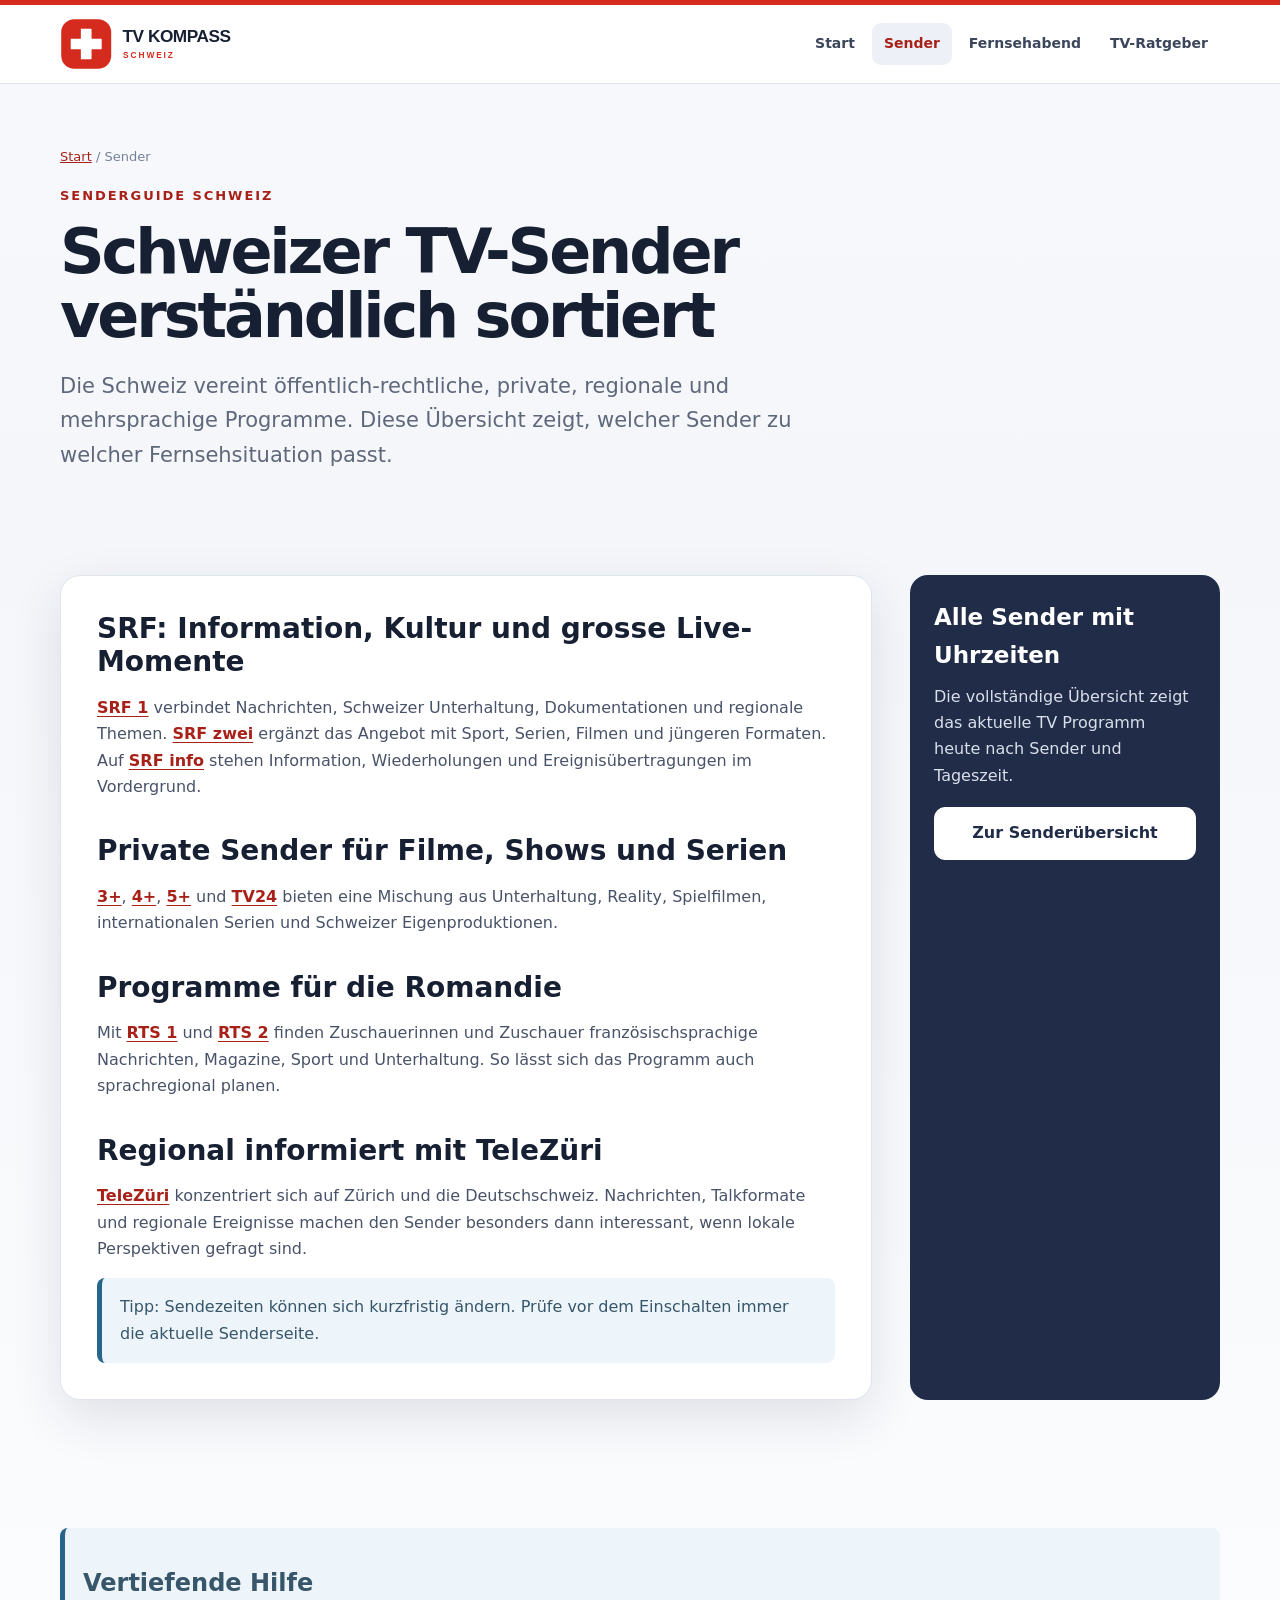
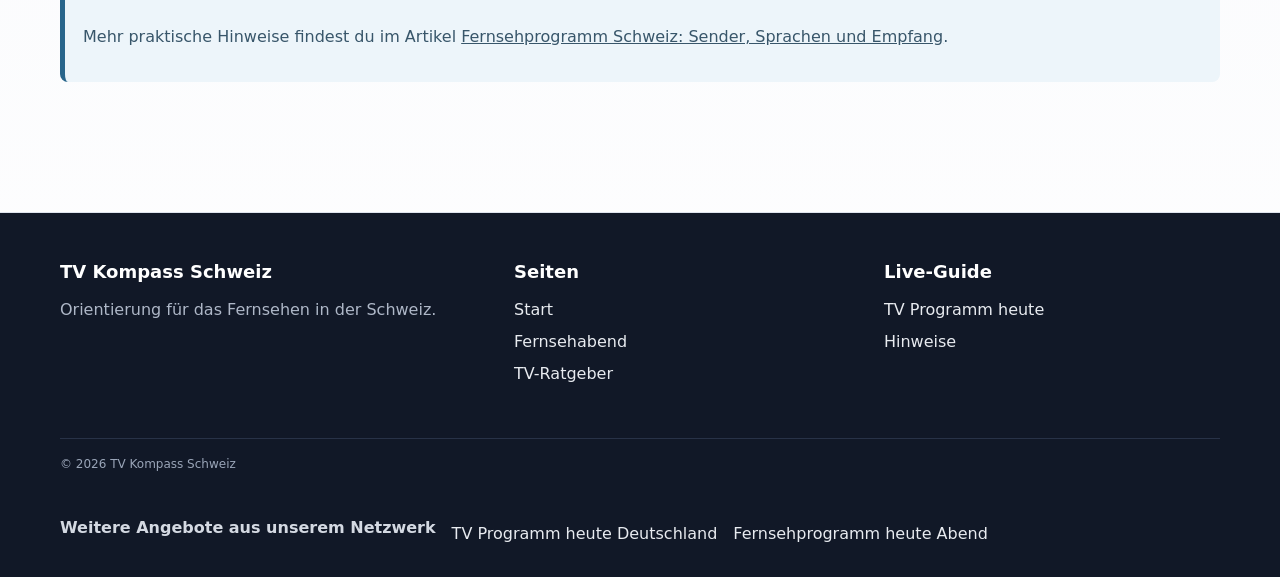
<file: sender.html>
<!doctype html><html lang="de-CH"><head><meta charset="utf-8"><meta name="viewport" content="width=device-width,initial-scale=1"><title>Schweizer TV-Sender – SRF, 3+, TV24, RTS &amp; mehr</title><meta name="description" content="Schweizer TV-Sender im Überblick: SRF 1, SRF zwei, SRF info, 3+, TV24, RTS, TeleZüri und weitere Programme."><link rel="canonical" href="https://tv-programm-heute-schweiz.github.io/sender.html"><meta name="theme-color" content="#d52b1e"><link rel="icon" href="assets/logo.svg" type="image/svg+xml"><link rel="stylesheet" href="assets/style.css"><script type="application/ld+json">{"@context":"https://schema.org","@type":"CollectionPage","name":"Schweizer TV-Sender","url":"https://tv-programm-heute-schweiz.github.io/sender.html","inLanguage":"de-CH"}</script></head><body>
<a class="skip" href="#inhalt">Zum Inhalt springen</a><header class="site-header"><div class="header-inner"><a class="brand" href="./"><img src="assets/logo.svg" alt="TV Kompass Schweiz" width="420" height="88"></a><button class="menu-toggle" type="button" aria-expanded="false" data-menu-toggle>Menü</button><nav class="nav" data-menu><a href="./">Start</a><a href="sender.html" aria-current="page">Sender</a><a href="fernsehabend.html">Fernsehabend</a><a href="ratgeber.html">TV-Ratgeber</a></nav></div></header>
<main id="inhalt"><section class="wrap page-hero"><p class="crumbs"><a href="./">Start</a> / Sender</p><p class="eyebrow">Senderguide Schweiz</p><h1>Schweizer TV-Sender verständlich sortiert</h1><p class="lead">Die Schweiz vereint öffentlich-rechtliche, private, regionale und mehrsprachige Programme. Diese Übersicht zeigt, welcher Sender zu welcher Fernsehsituation passt.</p></section>
<section class="section"><div class="wrap article-grid"><article class="article"><h2>SRF: Information, Kultur und grosse Live-Momente</h2><p><a href="https://www.tvprogrammheute.net/sender/srf-1">SRF 1</a> verbindet Nachrichten, Schweizer Unterhaltung, Dokumentationen und regionale Themen. <a href="https://www.tvprogrammheute.net/sender/srf-zwei">SRF zwei</a> ergänzt das Angebot mit Sport, Serien, Filmen und jüngeren Formaten. Auf <a href="https://www.tvprogrammheute.net/sender/srf-info">SRF info</a> stehen Information, Wiederholungen und Ereignisübertragungen im Vordergrund.</p><h2>Private Sender für Filme, Shows und Serien</h2><p><a href="https://www.tvprogrammheute.net/sender/3">3+</a>, <a href="https://www.tvprogrammheute.net/sender/4">4+</a>, <a href="https://www.tvprogrammheute.net/sender/5">5+</a> und <a href="https://www.tvprogrammheute.net/sender/tv24">TV24</a> bieten eine Mischung aus Unterhaltung, Reality, Spielfilmen, internationalen Serien und Schweizer Eigenproduktionen.</p><h2>Programme für die Romandie</h2><p>Mit <a href="https://www.tvprogrammheute.net/sender/rts-1">RTS 1</a> und <a href="https://www.tvprogrammheute.net/sender/rts-2">RTS 2</a> finden Zuschauerinnen und Zuschauer französischsprachige Nachrichten, Magazine, Sport und Unterhaltung. So lässt sich das Programm auch sprachregional planen.</p><h2>Regional informiert mit TeleZüri</h2><p><a href="https://www.tvprogrammheute.net/sender/telezuri">TeleZüri</a> konzentriert sich auf Zürich und die Deutschschweiz. Nachrichten, Talkformate und regionale Ereignisse machen den Sender besonders dann interessant, wenn lokale Perspektiven gefragt sind.</p><div class="notice">Tipp: Sendezeiten können sich kurzfristig ändern. Prüfe vor dem Einschalten immer die aktuelle Senderseite.</div></article><aside class="aside-card"><h2>Alle Sender mit Uhrzeiten</h2><p>Die vollständige Übersicht zeigt das aktuelle TV Programm heute nach Sender und Tageszeit.</p><a class="button" href="https://www.tvprogrammheute.net/tv-sender">Zur Senderübersicht</a></aside></div></section><section class="section"><div class="wrap notice"><h2>Vertiefende Hilfe</h2><p>Mehr praktische Hinweise findest du im Artikel <a href="fernsehprogramm-schweiz-sender-sprachen.html">Fernsehprogramm Schweiz: Sender, Sprachen und Empfang</a>.</p></div></section></main>
<footer class="footer"><div class="wrap footer-grid"><div><h2>TV Kompass Schweiz</h2><p>Orientierung für das Fernsehen in der Schweiz.</p></div><div><h2>Seiten</h2><a href="./">Start</a><a href="fernsehabend.html">Fernsehabend</a><a href="ratgeber.html">TV-Ratgeber</a></div><div><h2>Live-Guide</h2><a href="https://www.tvprogrammheute.net/">TV Programm heute</a><a href="impressum.html">Hinweise</a></div></div><div class="wrap legal">© 2026 TV Kompass Schweiz</div><nav class="wrap" aria-label="Weitere TV-Angebote" style="padding:24px 0;display:flex;flex-wrap:wrap;gap:16px"><strong>Weitere Angebote aus unserem Netzwerk</strong><a href="https://tvprogrammheutede.wordpress.com/">TV Programm heute Deutschland</a><a href="https://fernsehprogrammheuteabend24.wordpress.com/">Fernsehprogramm heute Abend</a></nav></footer><script src="assets/app.js" defer></script></body></html>
</file>
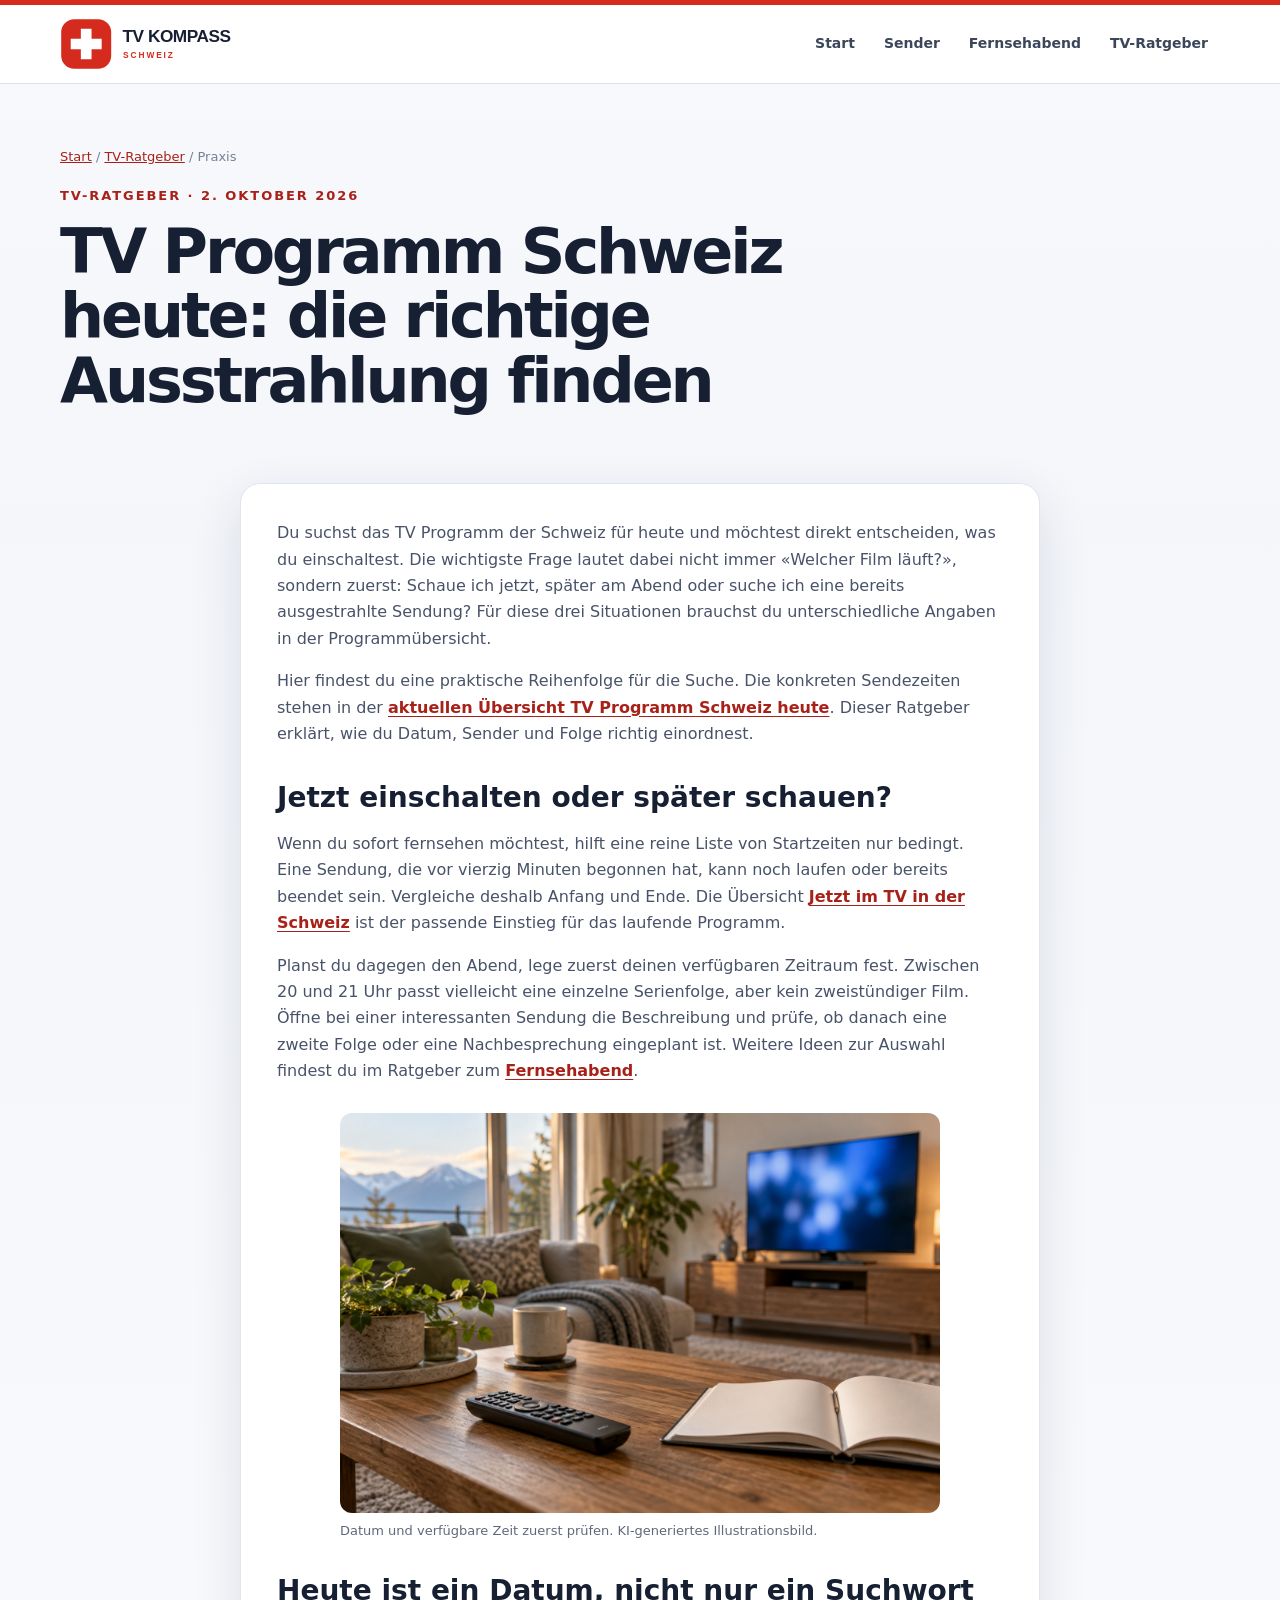
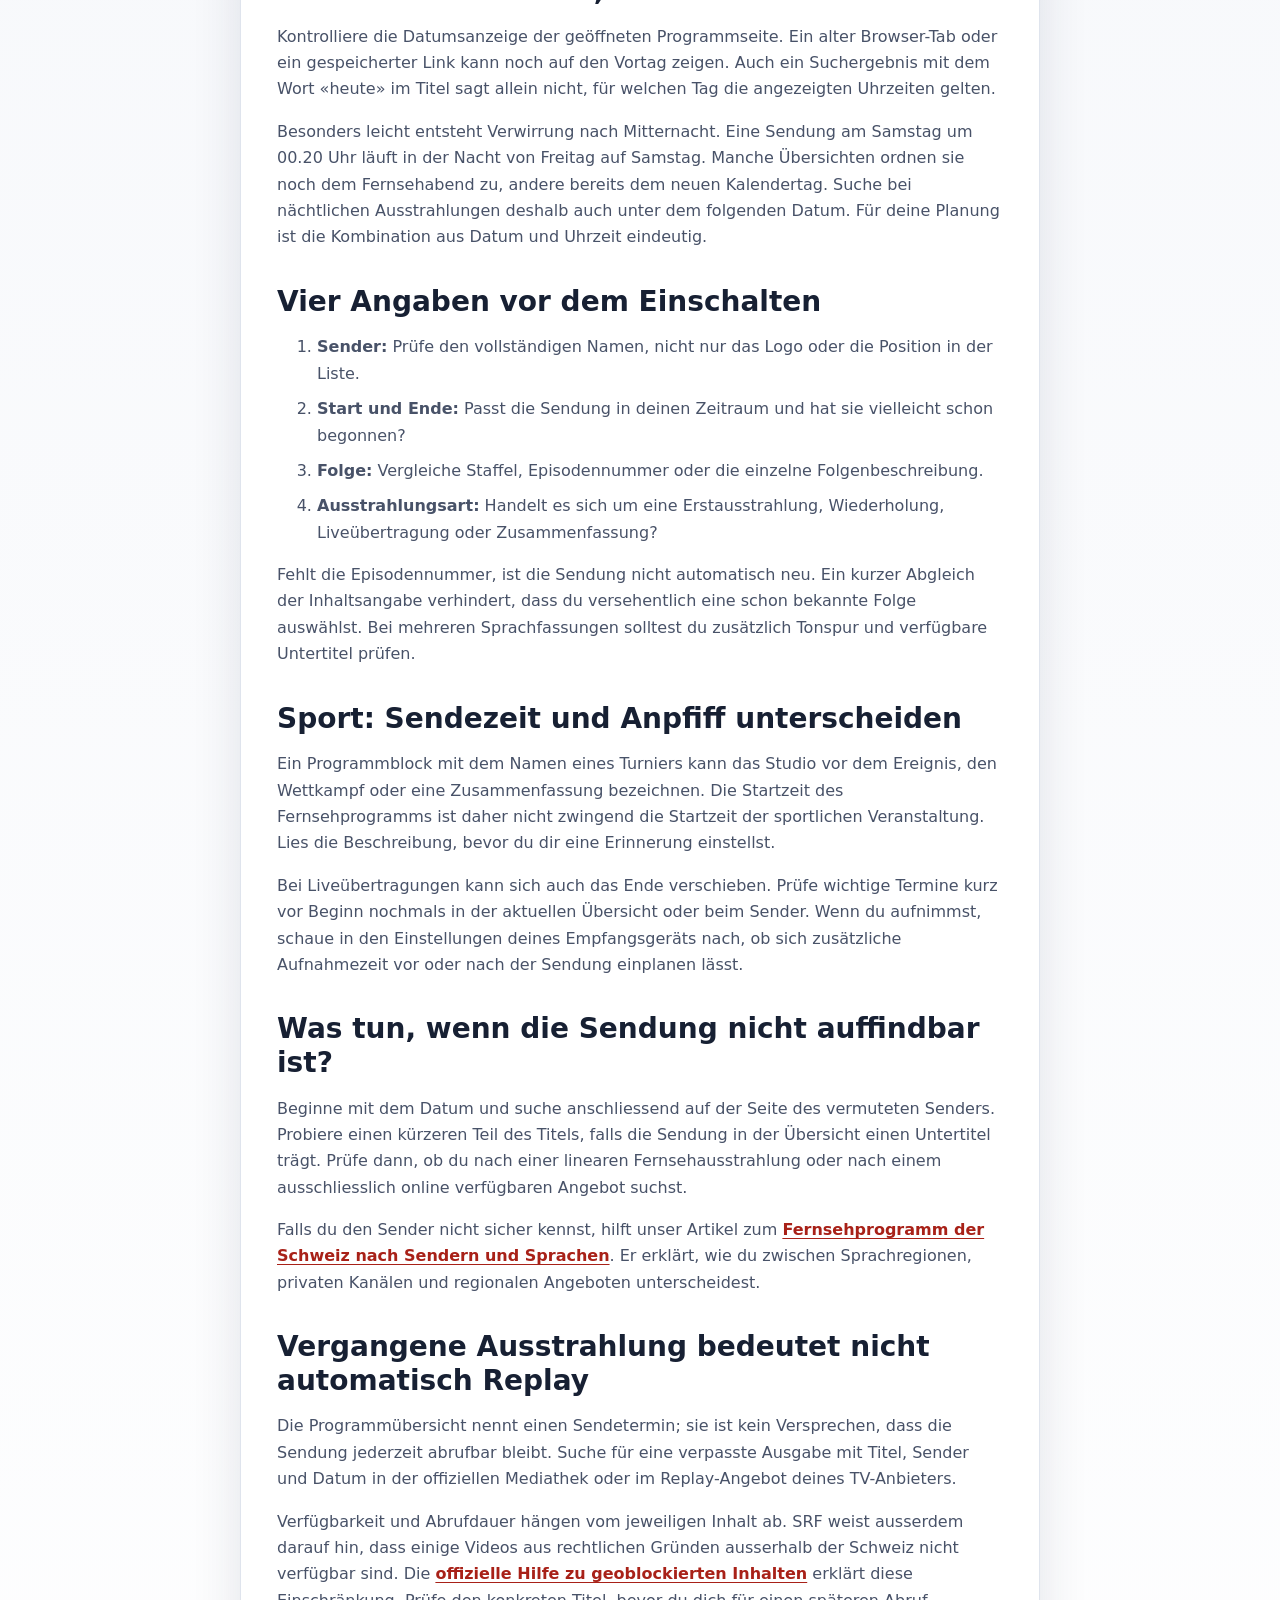
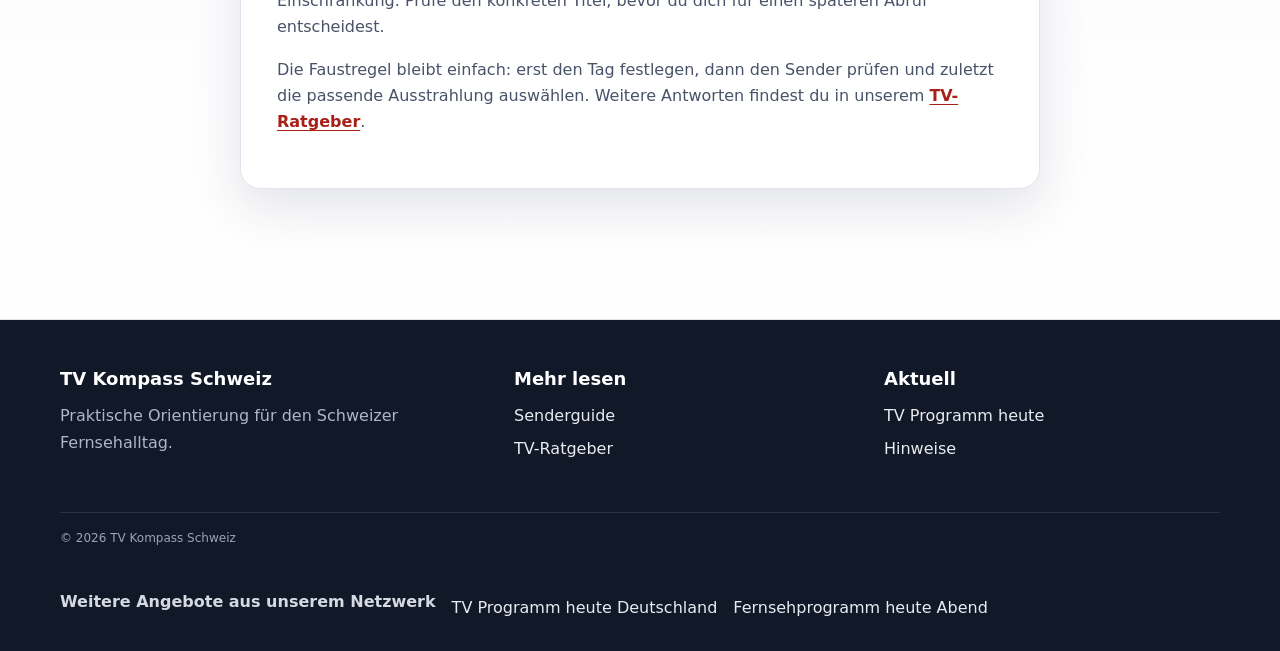
<file: tv-programm-schweiz-heute-richtig-finden.html>
<!doctype html><html lang="de-CH"><head><meta charset="utf-8"><meta name="viewport" content="width=device-width,initial-scale=1"><title>TV Programm Schweiz heute: die richtige Ausstrahlung finden | TV Kompass Schweiz</title><meta name="description" content="TV Programm Schweiz heute: Datum, Sender, Folge und Livezeiten richtig prüfen. Mit direkten Wegen zur aktuellen Übersicht und Tipps für Replay."><link rel="canonical" href="https://tv-programm-heute-schweiz.github.io/tv-programm-schweiz-heute-richtig-finden.html"><meta name="theme-color" content="#d52b1e"><link rel="icon" href="assets/logo.svg" type="image/svg+xml"><link rel="stylesheet" href="assets/style.css"><link rel="stylesheet" href="assets/articles.css"><meta property="og:type" content="article"><meta property="og:title" content="TV Programm Schweiz heute: die richtige Ausstrahlung finden"><meta property="og:description" content="TV Programm Schweiz heute: Datum, Sender, Folge und Livezeiten richtig prüfen. Mit direkten Wegen zur aktuellen Übersicht und Tipps für Replay."><meta property="og:url" content="https://tv-programm-heute-schweiz.github.io/tv-programm-schweiz-heute-richtig-finden.html"><meta property="og:image" content="https://tv-programm-heute-schweiz.github.io/assets/tv-programm-schweiz-heute.png"><script type="application/ld+json">{"@context": "https://schema.org", "@type": "Article", "headline": "TV Programm Schweiz heute: die richtige Ausstrahlung finden", "description": "TV Programm Schweiz heute: Datum, Sender, Folge und Livezeiten richtig prüfen. Mit direkten Wegen zur aktuellen Übersicht und Tipps für Replay.", "inLanguage": "de-CH", "mainEntityOfPage": "https://tv-programm-heute-schweiz.github.io/tv-programm-schweiz-heute-richtig-finden.html", "datePublished": "2026-10-02", "dateModified": "2026-10-02", "image": "https://tv-programm-heute-schweiz.github.io/assets/tv-programm-schweiz-heute.png", "author": {"@type": "Organization", "name": "TV Kompass Schweiz"}, "publisher": {"@type": "Organization", "name": "TV Kompass Schweiz"}}</script></head><body>
<a class="skip" href="#inhalt">Zum Inhalt springen</a><header class="site-header"><div class="header-inner"><a class="brand" href="./"><img src="assets/logo.svg" alt="TV Kompass Schweiz" width="420" height="88"></a><button class="menu-toggle" type="button" aria-expanded="false" data-menu-toggle>Menü</button><nav class="nav" data-menu><a href="./">Start</a><a href="sender.html">Sender</a><a href="fernsehabend.html">Fernsehabend</a><a href="ratgeber.html">TV-Ratgeber</a></nav></div></header>
<main id="inhalt"><section class="wrap page-hero"><p class="crumbs"><a href="./">Start</a> / <a href="ratgeber.html">TV-Ratgeber</a> / Praxis</p><p class="eyebrow">TV-Ratgeber · <time datetime="2026-10-02">2. Oktober 2026</time></p><h1>TV Programm Schweiz heute: die richtige Ausstrahlung finden</h1></section><section class="section article-section"><div class="wrap"><article class="article longread"><p>Du suchst das TV Programm der Schweiz für heute und möchtest direkt entscheiden, was du einschaltest. Die wichtigste Frage lautet dabei nicht immer «Welcher Film läuft?», sondern zuerst: Schaue ich jetzt, später am Abend oder suche ich eine bereits ausgestrahlte Sendung? Für diese drei Situationen brauchst du unterschiedliche Angaben in der Programmübersicht.</p>
<p>Hier findest du eine praktische Reihenfolge für die Suche. Die konkreten Sendezeiten stehen in der <a href="https://www.tvprogrammheute.net/">aktuellen Übersicht TV Programm Schweiz heute</a>. Dieser Ratgeber erklärt, wie du Datum, Sender und Folge richtig einordnest.</p>
<h2>Jetzt einschalten oder später schauen?</h2>
<p>Wenn du sofort fernsehen möchtest, hilft eine reine Liste von Startzeiten nur bedingt. Eine Sendung, die vor vierzig Minuten begonnen hat, kann noch laufen oder bereits beendet sein. Vergleiche deshalb Anfang und Ende. Die Übersicht <a href="https://www.tvprogrammheute.net/jetzt-im-tv">Jetzt im TV in der Schweiz</a> ist der passende Einstieg für das laufende Programm.</p>
<p>Planst du dagegen den Abend, lege zuerst deinen verfügbaren Zeitraum fest. Zwischen 20 und 21 Uhr passt vielleicht eine einzelne Serienfolge, aber kein zweistündiger Film. Öffne bei einer interessanten Sendung die Beschreibung und prüfe, ob danach eine zweite Folge oder eine Nachbesprechung eingeplant ist. Weitere Ideen zur Auswahl findest du im Ratgeber zum <a href="fernsehabend.html">Fernsehabend</a>.</p>
<figure class="article-photo"><img src="assets/tv-programm-schweiz-heute.png" alt="Fernbedienung und Notizbuch auf einem Wohnzimmertisch vor einem Fernseher" width="1536" height="1024" loading="lazy"><figcaption>Datum und verfügbare Zeit zuerst prüfen. KI-generiertes Illustrationsbild.</figcaption></figure>
<h2>Heute ist ein Datum, nicht nur ein Suchwort</h2>
<p>Kontrolliere die Datumsanzeige der geöffneten Programmseite. Ein alter Browser-Tab oder ein gespeicherter Link kann noch auf den Vortag zeigen. Auch ein Suchergebnis mit dem Wort «heute» im Titel sagt allein nicht, für welchen Tag die angezeigten Uhrzeiten gelten.</p>
<p>Besonders leicht entsteht Verwirrung nach Mitternacht. Eine Sendung am Samstag um 00.20 Uhr läuft in der Nacht von Freitag auf Samstag. Manche Übersichten ordnen sie noch dem Fernsehabend zu, andere bereits dem neuen Kalendertag. Suche bei nächtlichen Ausstrahlungen deshalb auch unter dem folgenden Datum. Für deine Planung ist die Kombination aus Datum und Uhrzeit eindeutig.</p>
<h2>Vier Angaben vor dem Einschalten</h2>
<ol><li><strong>Sender:</strong> Prüfe den vollständigen Namen, nicht nur das Logo oder die Position in der Liste.</li><li><strong>Start und Ende:</strong> Passt die Sendung in deinen Zeitraum und hat sie vielleicht schon begonnen?</li><li><strong>Folge:</strong> Vergleiche Staffel, Episodennummer oder die einzelne Folgenbeschreibung.</li><li><strong>Ausstrahlungsart:</strong> Handelt es sich um eine Erstausstrahlung, Wiederholung, Liveübertragung oder Zusammenfassung?</li></ol>
<p>Fehlt die Episodennummer, ist die Sendung nicht automatisch neu. Ein kurzer Abgleich der Inhaltsangabe verhindert, dass du versehentlich eine schon bekannte Folge auswählst. Bei mehreren Sprachfassungen solltest du zusätzlich Tonspur und verfügbare Untertitel prüfen.</p>
<h2>Sport: Sendezeit und Anpfiff unterscheiden</h2>
<p>Ein Programmblock mit dem Namen eines Turniers kann das Studio vor dem Ereignis, den Wettkampf oder eine Zusammenfassung bezeichnen. Die Startzeit des Fernsehprogramms ist daher nicht zwingend die Startzeit der sportlichen Veranstaltung. Lies die Beschreibung, bevor du dir eine Erinnerung einstellst.</p>
<p>Bei Liveübertragungen kann sich auch das Ende verschieben. Prüfe wichtige Termine kurz vor Beginn nochmals in der aktuellen Übersicht oder beim Sender. Wenn du aufnimmst, schaue in den Einstellungen deines Empfangsgeräts nach, ob sich zusätzliche Aufnahmezeit vor oder nach der Sendung einplanen lässt.</p>
<h2>Was tun, wenn die Sendung nicht auffindbar ist?</h2>
<p>Beginne mit dem Datum und suche anschliessend auf der Seite des vermuteten Senders. Probiere einen kürzeren Teil des Titels, falls die Sendung in der Übersicht einen Untertitel trägt. Prüfe dann, ob du nach einer linearen Fernsehausstrahlung oder nach einem ausschliesslich online verfügbaren Angebot suchst.</p>
<p>Falls du den Sender nicht sicher kennst, hilft unser Artikel zum <a href="fernsehprogramm-schweiz-sender-sprachen.html">Fernsehprogramm der Schweiz nach Sendern und Sprachen</a>. Er erklärt, wie du zwischen Sprachregionen, privaten Kanälen und regionalen Angeboten unterscheidest.</p>
<h2>Vergangene Ausstrahlung bedeutet nicht automatisch Replay</h2>
<p>Die Programmübersicht nennt einen Sendetermin; sie ist kein Versprechen, dass die Sendung jederzeit abrufbar bleibt. Suche für eine verpasste Ausgabe mit Titel, Sender und Datum in der offiziellen Mediathek oder im Replay-Angebot deines TV-Anbieters.</p>
<p>Verfügbarkeit und Abrufdauer hängen vom jeweiligen Inhalt ab. SRF weist ausserdem darauf hin, dass einige Videos aus rechtlichen Gründen ausserhalb der Schweiz nicht verfügbar sind. Die <a href="https://www.srf.ch/play/tv/hilfe/geoblock">offizielle Hilfe zu geoblockierten Inhalten</a> erklärt diese Einschränkung. Prüfe den konkreten Titel, bevor du dich für einen späteren Abruf entscheidest.</p>
<p>Die Faustregel bleibt einfach: erst den Tag festlegen, dann den Sender prüfen und zuletzt die passende Ausstrahlung auswählen. Weitere Antworten findest du in unserem <a href="ratgeber.html">TV-Ratgeber</a>.</p>
</article></div></section></main>
<footer class="footer"><div class="wrap footer-grid"><div><h2>TV Kompass Schweiz</h2><p>Praktische Orientierung für den Schweizer Fernsehalltag.</p></div><div><h2>Mehr lesen</h2><a href="sender.html">Senderguide</a><a href="ratgeber.html">TV-Ratgeber</a></div><div><h2>Aktuell</h2><a href="https://www.tvprogrammheute.net/">TV Programm heute</a><a href="impressum.html">Hinweise</a></div></div><div class="wrap legal">© 2026 TV Kompass Schweiz</div><nav class="wrap" aria-label="Weitere TV-Angebote" style="padding:24px 0;display:flex;flex-wrap:wrap;gap:16px"><strong>Weitere Angebote aus unserem Netzwerk</strong><a href="https://tvprogrammheutede.wordpress.com/">TV Programm heute Deutschland</a><a href="https://fernsehprogrammheuteabend24.wordpress.com/">Fernsehprogramm heute Abend</a></nav></footer><script src="assets/app.js" defer></script></body></html>
</file>
<file: assets/style.css>
:root{--red:#d52b1e;--red-dark:#a82118;--ink:#172033;--muted:#5f687b;--paper:#fff;--fog:#f4f6fa;--line:#dfe4ed;--blue:#28658b;--gold:#e3a321;--night:#202c48;--radius:18px;--shadow:0 18px 50px rgba(31,43,70,.12);--wrap:1160px}*{box-sizing:border-box}html{scroll-behavior:smooth}body{margin:0;background:linear-gradient(180deg,#f8f9fc 0,#f4f6fa 520px,#fff 100%);color:var(--ink);font-family:Inter,ui-sans-serif,system-ui,-apple-system,BlinkMacSystemFont,"Segoe UI",sans-serif;line-height:1.65}a{color:inherit}img{max-width:100%}.skip{position:absolute;left:-9999px;top:0}.skip:focus{left:12px;top:12px;z-index:50;padding:10px 14px;border-radius:8px;background:#fff;color:#000}.site-header{position:sticky;top:0;z-index:20;border-top:5px solid var(--red);border-bottom:1px solid rgba(218,223,232,.9);background:rgba(255,255,255,.94);backdrop-filter:blur(14px)}.header-inner{display:flex;align-items:center;justify-content:space-between;width:min(var(--wrap),calc(100% - 36px));min-height:78px;margin:auto;gap:28px}.brand{display:flex;align-items:center;text-decoration:none}.brand img{width:250px;height:auto}.nav{display:flex;align-items:center;gap:5px}.nav a{padding:9px 12px;border-radius:9px;color:#3c465b;font-size:14px;font-weight:750;text-decoration:none}.nav a:hover,.nav a[aria-current="page"]{background:#edf1f7;color:var(--red-dark)}.menu-toggle{display:none;border:1px solid var(--line);border-radius:10px;background:#fff;padding:8px 11px;font-weight:800}.wrap{width:min(var(--wrap),calc(100% - 36px));margin:auto}.hero{position:relative;display:grid;grid-template-columns:minmax(0,1.2fr) minmax(300px,.8fr);gap:40px;align-items:center;padding:76px 0 62px}.hero:after{position:absolute;right:-60px;top:50px;width:260px;height:260px;border:42px solid rgba(213,43,30,.05);border-radius:50%;content:"";z-index:-1}.eyebrow{margin:0 0 13px;color:var(--red-dark);font-size:13px;font-weight:900;letter-spacing:.15em;text-transform:uppercase}.hero h1,.page-hero h1{max-width:760px;margin:0 0 20px;font-size:clamp(39px,6vw,68px);line-height:1.04;letter-spacing:-.05em}.lead{max-width:740px;margin:0;color:var(--muted);font-size:clamp(17px,2.2vw,21px)}.hero-actions{display:flex;flex-wrap:wrap;gap:11px;margin-top:28px}.button{display:inline-flex;align-items:center;justify-content:center;min-height:48px;padding:12px 18px;border:1px solid var(--red);border-radius:11px;background:var(--red);color:#fff;font-weight:850;text-decoration:none;box-shadow:0 9px 22px rgba(213,43,30,.2)}.button:hover{background:var(--red-dark)}.button.secondary{border-color:var(--line);background:#fff;color:var(--ink);box-shadow:none}.button.secondary:hover{border-color:#b8c1d1;background:#f7f9fc}.now-card{position:relative;overflow:hidden;padding:26px;border-radius:24px;background:linear-gradient(145deg,#172033,#293956);color:#fff;box-shadow:0 24px 58px rgba(24,34,57,.23)}.now-card:before{position:absolute;right:-38px;bottom:-48px;width:160px;height:160px;border-radius:50%;background:rgba(213,43,30,.72);content:""}.now-card small{color:#c9d2e3;font-weight:750}.now-card h2{position:relative;margin:7px 0 10px;font-size:28px;line-height:1.18}.now-card p{position:relative;margin:0 0 19px;color:#e2e7f0}.now-card a{position:relative;color:#fff;font-weight:850;text-underline-offset:4px}.section{padding:64px 0}.section.soft{background:var(--fog)}.section-head{display:flex;align-items:end;justify-content:space-between;gap:30px;margin-bottom:24px}.section-head h2{max-width:720px;margin:0;font-size:clamp(28px,4vw,42px);line-height:1.14;letter-spacing:-.035em}.section-head p{max-width:510px;margin:0;color:var(--muted)}.channel-grid{display:grid;grid-template-columns:repeat(5,minmax(0,1fr));gap:13px}.channel{display:flex;min-height:116px;flex-direction:column;justify-content:space-between;padding:16px;border:1px solid var(--line);border-radius:15px;background:#fff;text-decoration:none;box-shadow:0 8px 22px rgba(36,49,76,.06);transition:.16s ease}.channel:hover{border-color:#c7cfdb;box-shadow:0 13px 28px rgba(36,49,76,.11);transform:translateY(-3px)}.channel-mark{display:inline-grid;width:43px;height:43px;place-items:center;border-radius:12px;background:var(--channel,#172033);color:#fff;font-size:11px;font-weight:900;letter-spacing:.04em}.channel b{font-size:16px}.feature-grid{display:grid;grid-template-columns:repeat(3,minmax(0,1fr));gap:18px}.feature{padding:24px;border:1px solid var(--line);border-radius:18px;background:#fff;box-shadow:0 9px 25px rgba(36,49,76,.07)}.feature .icon{display:grid;width:46px;height:46px;margin-bottom:17px;place-items:center;border-radius:13px;background:#fdecea;color:var(--red);font-size:22px}.feature:nth-child(2) .icon{background:#e8f2f8;color:var(--blue)}.feature:nth-child(3) .icon{background:#fff3d8;color:#9d6810}.feature h3{margin:0 0 8px;font-size:21px}.feature p{margin:0 0 14px;color:var(--muted)}.feature a{color:var(--red-dark);font-weight:850;text-underline-offset:3px}.banner{position:relative;display:grid;grid-template-columns:1fr auto;align-items:center;gap:28px;overflow:hidden;padding:35px;border-radius:24px;background:linear-gradient(118deg,#d52b1e 0,#b82219 52%,#78150f 100%);color:#fff;box-shadow:0 20px 44px rgba(171,31,22,.22)}.banner:after{position:absolute;right:120px;top:-70px;width:190px;height:190px;border:28px solid rgba(255,255,255,.08);border-radius:50%;content:""}.banner h2{position:relative;margin:0 0 7px;font-size:clamp(26px,4vw,39px);line-height:1.1}.banner p{position:relative;max-width:700px;margin:0;color:#ffe9e7}.banner .button{position:relative;z-index:1;border-color:#fff;background:#fff;color:var(--red-dark);box-shadow:none}.article-grid{display:grid;grid-template-columns:minmax(0,1fr) 310px;gap:38px}.article{padding:36px;border:1px solid var(--line);border-radius:20px;background:#fff;box-shadow:var(--shadow)}.article h2{margin:34px 0 10px;font-size:28px;line-height:1.2}.article h2:first-child{margin-top:0}.article h3{margin:24px 0 8px}.article p,.article li{color:#485268}.article a{color:var(--red-dark);font-weight:800;text-underline-offset:3px}.aside-card{position:sticky;top:112px;padding:24px;border-radius:18px;background:var(--night);color:#fff}.aside-card h2{margin:0 0 9px;font-size:23px}.aside-card p{margin:0 0 18px;color:#d9dfeb}.aside-card .button{width:100%;border-color:#fff;background:#fff;color:var(--night);box-shadow:none}.page-hero{padding:62px 0 38px}.page-hero h1{font-size:clamp(38px,5.6vw,62px)}.crumbs{margin:0 0 18px;color:#758096;font-size:13px}.crumbs a{color:var(--red-dark)}.faq details{margin:11px 0;border:1px solid var(--line);border-radius:13px;background:#fff;padding:15px 18px}.faq summary{cursor:pointer;font-weight:850}.faq p{margin:10px 0 2px;color:var(--muted)}.notice{padding:16px 18px;border-left:5px solid var(--blue);border-radius:8px;background:#edf5fa;color:#38566a}.footer{margin-top:66px;border-top:1px solid var(--line);background:#111827;color:#d4d9e2}.footer-grid{display:grid;grid-template-columns:1.25fr 1fr 1fr;gap:34px;padding:44px 0}.footer h2{margin:0 0 10px;color:#fff;font-size:18px}.footer p{margin:0;color:#aeb7c7}.footer a{display:block;margin:6px 0;color:#e8ebf0;text-decoration:none}.footer a:hover{text-decoration:underline}.legal{padding:16px 0;border-top:1px solid #283247;color:#9aa5b8;font-size:12px}.compact-list{padding-left:20px}.compact-list li{margin:7px 0}@media(max-width:960px){.channel-grid{grid-template-columns:repeat(3,1fr)}.feature-grid{grid-template-columns:1fr 1fr}.article-grid{grid-template-columns:1fr}.aside-card{position:static}.hero{grid-template-columns:1fr}.now-card{max-width:600px}.footer-grid{grid-template-columns:1fr 1fr}}@media(max-width:720px){.header-inner{min-height:68px}.brand img{width:205px}.menu-toggle{display:block}.nav{position:absolute;left:18px;right:18px;top:72px;display:none;flex-direction:column;align-items:stretch;padding:12px;border:1px solid var(--line);border-radius:14px;background:#fff;box-shadow:var(--shadow)}.nav.is-open{display:flex}.hero{padding:48px 0}.hero h1,.page-hero h1{font-size:42px}.section{padding:46px 0}.section-head{display:block}.section-head p{margin-top:10px}.channel-grid{grid-template-columns:repeat(2,1fr)}.feature-grid{grid-template-columns:1fr}.banner{grid-template-columns:1fr;padding:27px}.footer-grid{grid-template-columns:1fr}.article{padding:24px}}@media(max-width:420px){.channel-grid{grid-template-columns:1fr}.brand img{width:180px}.wrap,.header-inner{width:min(100% - 24px,var(--wrap))}}
</file>
<file: assets/articles.css>
.article-section{padding-top:12px}.longread{max-width:800px;margin-inline:auto;min-width:0;overflow-wrap:anywhere}.longread>p:first-child{margin-top:0}.article-photo{width:600px;max-width:100%;margin:28px auto}.article-photo img{display:block;width:100%;max-width:100%;height:auto;border-radius:12px}.article-photo figcaption{margin-top:8px;color:#5f687b;font-size:13px;line-height:1.5}.longread li{margin-bottom:9px}@media(max-width:420px){.longread{padding:20px}.longread h2{font-size:25px}}
</file>
